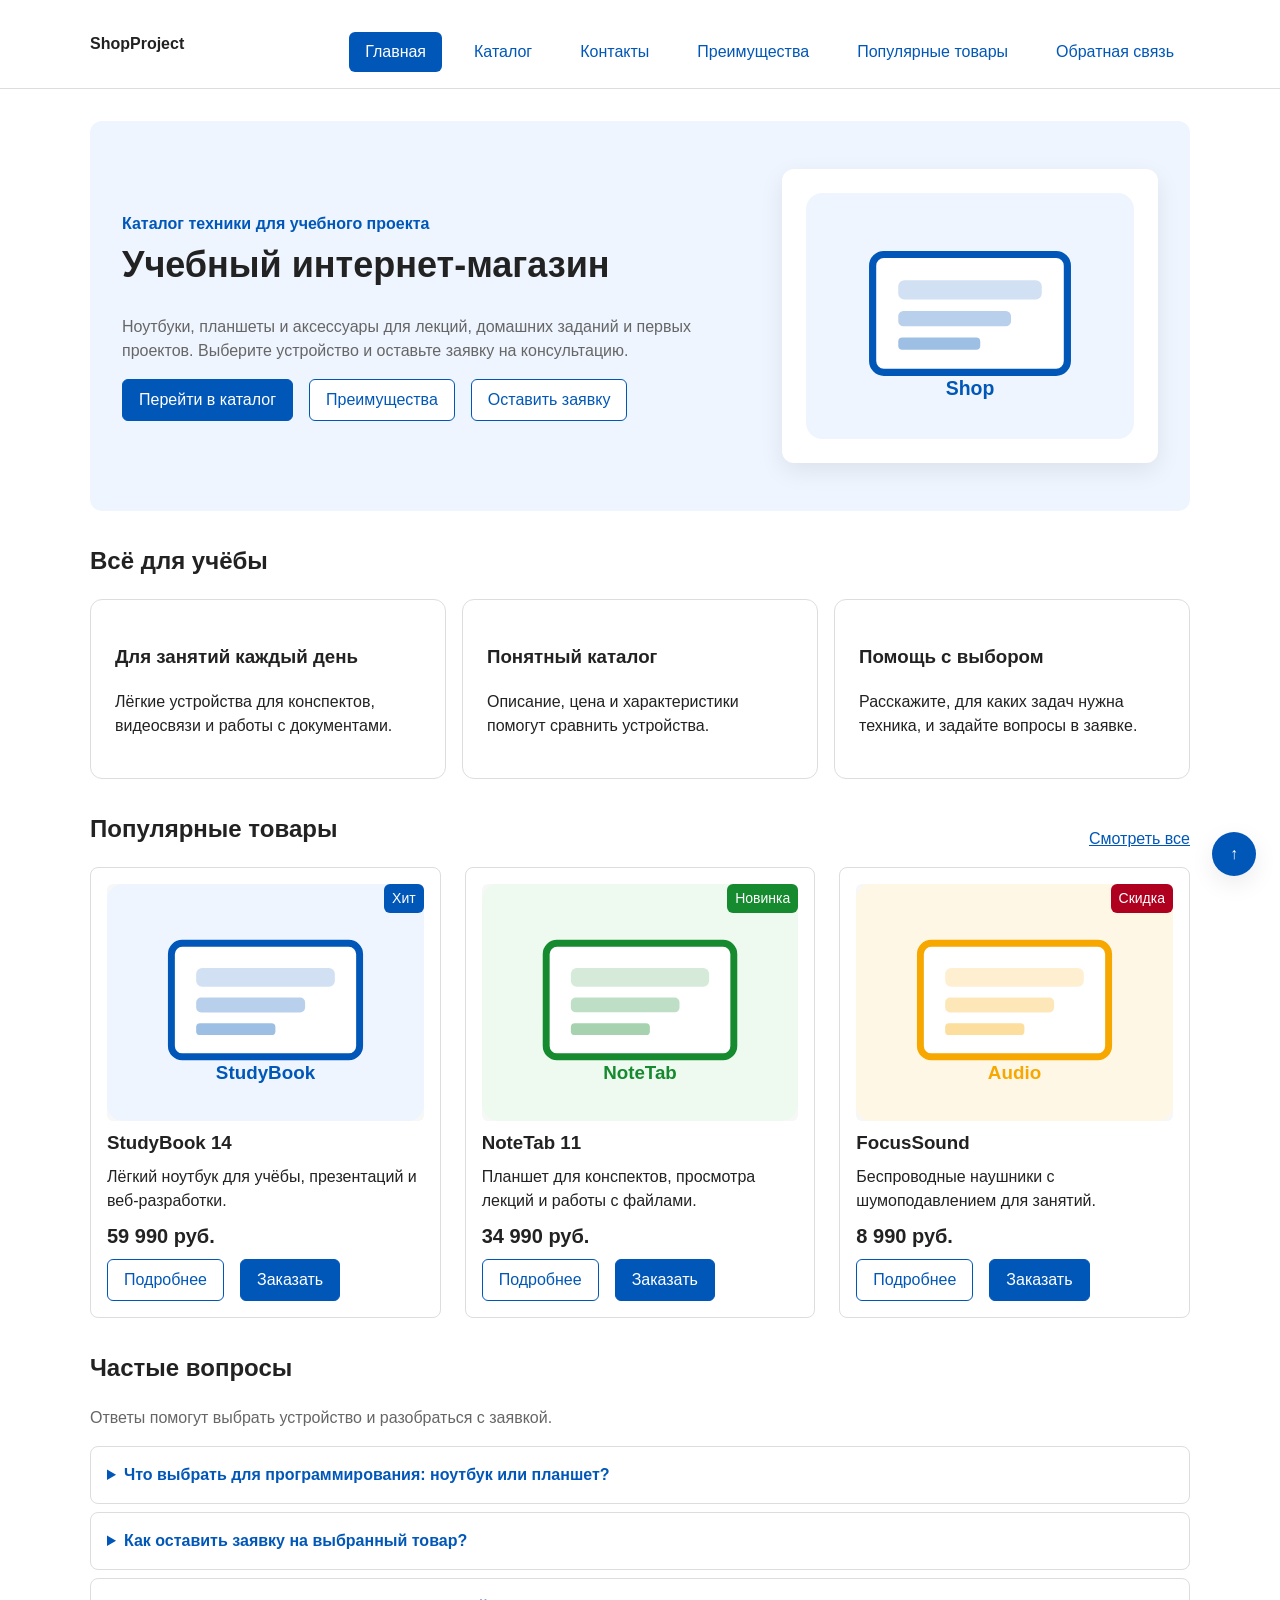
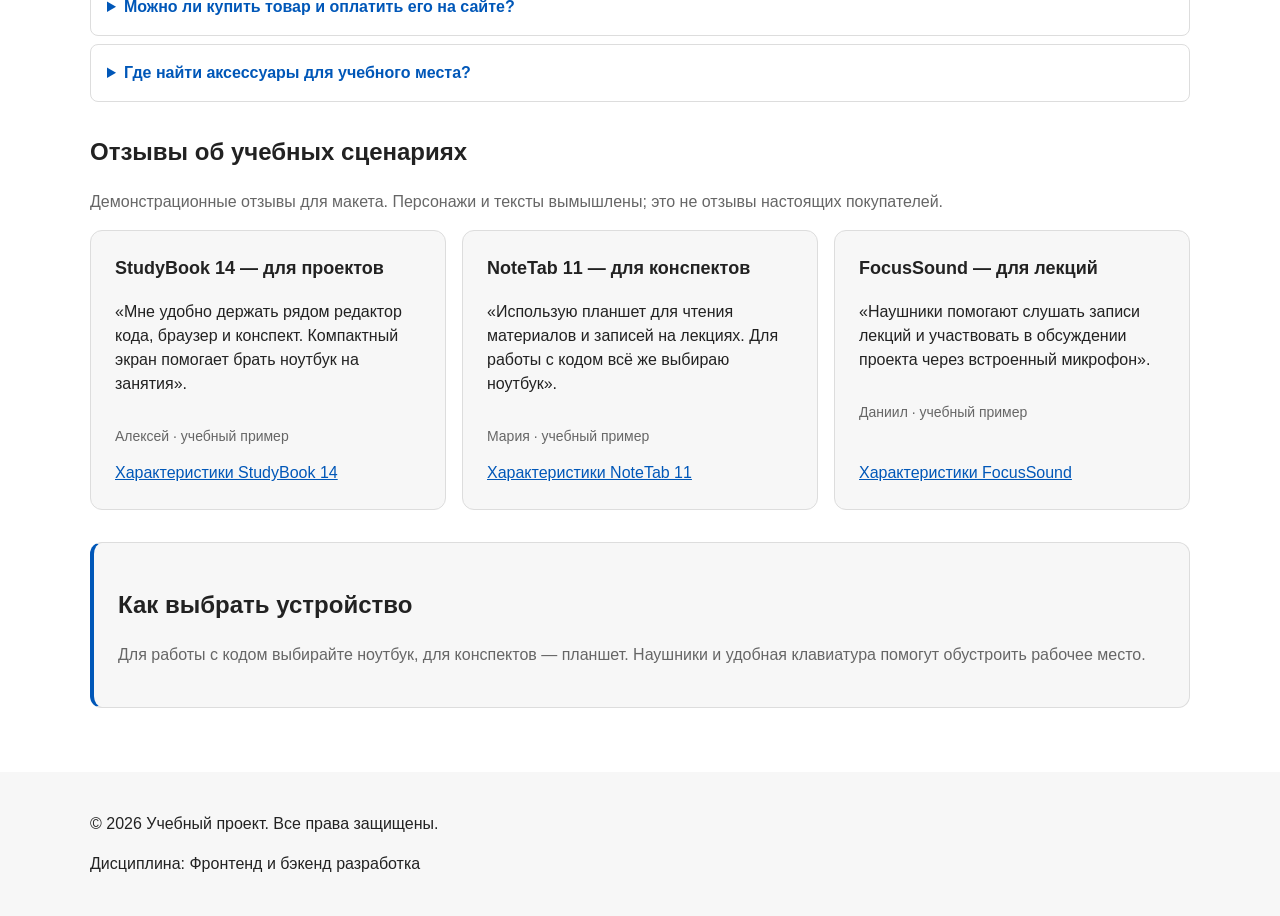
<file: index.html>
<!DOCTYPE html>
<html lang="ru">
<head>
  <meta charset="UTF-8">
  <meta name="viewport" content="width=device-width, initial-scale=1.0">
  <meta name="description" content="Главная страница учебного интернет-магазина с популярными товарами и преимуществами.">
  <title>Учебный интернет-магазин</title>
  <link rel="stylesheet" href="css/style.css">
</head>
<body id="top">
  <header class="site-header">
    <div class="site-header__inner">
      <a class="site-header__logo" href="index.html" title="Перейти на главную страницу">ShopProject</a>

      <nav class="site-nav" aria-label="Основная навигация">
        <ul class="site-nav__list">
          <li class="site-nav__item"><a class="site-nav__link site-nav__link--active" href="index.html" aria-current="page" title="Перейти на главную страницу">Главная</a></li>
          <li class="site-nav__item"><a class="site-nav__link" href="catalog.html" title="Открыть каталог товаров">Каталог</a></li>
          <li class="site-nav__item"><a class="site-nav__link" href="contacts.html" title="Открыть контактную информацию">Контакты</a></li>
          <li class="site-nav__item"><a class="site-nav__link" href="index.html#advantages" title="Перейти к преимуществам магазина">Преимущества</a></li>
          <li class="site-nav__item"><a class="site-nav__link" href="index.html#popular" title="Перейти к популярным товарам">Популярные товары</a></li>
          <li class="site-nav__item"><a class="site-nav__link" href="index.html#contacts" title="Перейти к разделу обратной связи">Обратная связь</a></li>
        </ul>
      </nav>
    </div>
  </header>

  <main>
    <section class="hero">
      <div class="hero__content">
        <p class="hero__eyebrow">Каталог техники для учебного проекта</p>
        <h1 class="hero__title">Учебный интернет-магазин</h1>
        <p class="hero__text">
          Ноутбуки, планшеты и аксессуары для лекций, домашних заданий и первых проектов.
          Выберите устройство и оставьте заявку на консультацию.
        </p>
        <div class="hero__actions">
          <a class="button" href="catalog.html" title="Открыть каталог товаров">Перейти в каталог</a>
          <a class="button button--secondary" href="#advantages" title="Перейти к преимуществам магазина">Преимущества</a>
          <a class="button button--secondary" href="order.html" title="Открыть форму заявки">Оставить заявку</a>
        </div>
      </div>
      <div class="hero__media" aria-hidden="true">
        <img src="images/hero-device.svg" alt="">
      </div>
    </section>

    <section class="section" id="advantages">
      <h2 class="section__title">Всё для учёбы</h2>
      <div class="advantages-grid">
        <article class="advantage-card">
          <h3 class="advantage-card__title">Для занятий каждый день</h3>
          <p class="advantage-card__text">Лёгкие устройства для конспектов, видеосвязи и работы с документами.</p>
        </article>
        <article class="advantage-card">
          <h3 class="advantage-card__title">Понятный каталог</h3>
          <p class="advantage-card__text">Описание, цена и характеристики помогут сравнить устройства.</p>
        </article>
        <article class="advantage-card">
          <h3 class="advantage-card__title">Помощь с выбором</h3>
          <p class="advantage-card__text">Расскажите, для каких задач нужна техника, и задайте вопросы в заявке.</p>
        </article>
      </div>
    </section>

    <section class="section" id="popular">
      <div class="section__header">
        <h2 class="section__title">Популярные товары</h2>
        <a class="section__link" href="catalog.html" title="Открыть каталог товаров">Смотреть все</a>
      </div>

      <div class="products-grid products-grid--preview">
        <article class="product-card product-card--hit">
          <span class="product-card__badge">Хит</span>
          <img class="product-card__image" src="images/product-laptop.svg" alt="Ноутбук StudyBook 14" title="Ноутбук StudyBook 14">
          <h3 class="product-card__title">StudyBook 14</h3>
          <p class="product-card__description">Лёгкий ноутбук для учёбы, презентаций и веб-разработки.</p>
          <p class="product-card__price">59 990 руб.</p>
          <div class="product-card__actions">
            <a class="button button--secondary product-card__button" href="product.html" title="Посмотреть характеристики StudyBook 14">Подробнее</a>
            <button class="button product-card__button" type="button" data-product="StudyBook 14" title="Открыть заявку на StudyBook 14">Заказать</button>
          </div>
        </article>

        <article class="product-card product-card--new">
          <span class="product-card__badge product-card__badge--new">Новинка</span>
          <img class="product-card__image" src="images/product-tablet.svg" alt="Планшет NoteTab 11" title="Планшет NoteTab 11">
          <h3 class="product-card__title">NoteTab 11</h3>
          <p class="product-card__description">Планшет для конспектов, просмотра лекций и работы с файлами.</p>
          <p class="product-card__price">34 990 руб.</p>
          <div class="product-card__actions">
            <a class="button button--secondary product-card__button" href="product-notetab.html" title="Посмотреть характеристики NoteTab 11">Подробнее</a>
            <button class="button product-card__button" type="button" data-product="NoteTab 11" title="Открыть заявку на NoteTab 11">Заказать</button>
          </div>
        </article>

        <article class="product-card product-card--discount">
          <span class="product-card__badge product-card__badge--discount">Скидка</span>
          <img class="product-card__image" src="images/product-headphones.svg" alt="Наушники FocusSound" title="Наушники FocusSound">
          <h3 class="product-card__title">FocusSound</h3>
          <p class="product-card__description">Беспроводные наушники с шумоподавлением для занятий.</p>
          <p class="product-card__price">8 990 руб.</p>
          <div class="product-card__actions">
            <a class="button button--secondary product-card__button" href="product-focussound.html" title="Посмотреть характеристики FocusSound">Подробнее</a>
            <button class="button product-card__button" type="button" data-product="FocusSound" title="Открыть заявку на FocusSound">Заказать</button>
          </div>
        </article>
      </div>
    </section>

    <section class="section faq" id="faq" aria-labelledby="faq-title">
      <h2 class="section__title" id="faq-title">Частые вопросы</h2>
      <p class="section__text">Ответы помогут выбрать устройство и разобраться с заявкой.</p>
      <details class="faq__item">
        <summary class="faq__question">Что выбрать для программирования: ноутбук или планшет?</summary>
        <p class="faq__answer">StudyBook 14 подходит для редактора кода и учебных проектов. NoteTab 11 удобнее для чтения, лекций и рукописных конспектов. Сравните устройства в <a href="catalog.html#comparison">таблице каталога</a>.</p>
      </details>
      <details class="faq__item">
        <summary class="faq__question">Как оставить заявку на выбранный товар?</summary>
        <p class="faq__answer">На главной нажмите «Заказать» в карточке: откроется окно с выбранным товаром. В каталоге эта кнопка ведёт на страницу заявки и автоматически выбирает товар.</p>
      </details>
      <details class="faq__item">
        <summary class="faq__question">Можно ли купить товар и оплатить его на сайте?</summary>
        <p class="faq__answer">Это учебный магазин. Оплаты и настоящих заказов нет: форма проверяет данные и показывает сообщение, но не отправляет заявку на сервер.</p>
      </details>
      <details class="faq__item">
        <summary class="faq__question">Где найти аксессуары для учебного места?</summary>
        <p class="faq__answer">Откройте <a href="category-accessories.html">категорию «Аксессуары»</a>: в ней собраны наушники FocusSound и клавиатура CodeKeys с описаниями и ссылками на характеристики.</p>
      </details>
    </section>

    <section class="section reviews" id="reviews" aria-labelledby="reviews-title">
      <h2 class="section__title" id="reviews-title">Отзывы об учебных сценариях</h2>
      <p class="section__text">Демонстрационные отзывы для макета. Персонажи и тексты вымышлены; это не отзывы настоящих покупателей.</p>
      <div class="reviews__list">
        <article class="review-card">
          <h3 class="review-card__title">StudyBook 14 — для проектов</h3>
          <blockquote class="review-card__quote">«Мне удобно держать рядом редактор кода, браузер и конспект. Компактный экран помогает брать ноутбук на занятия».</blockquote>
          <p class="review-card__author">Алексей · учебный пример</p>
          <a class="review-card__link" href="product.html">Характеристики StudyBook 14</a>
        </article>
        <article class="review-card">
          <h3 class="review-card__title">NoteTab 11 — для конспектов</h3>
          <blockquote class="review-card__quote">«Использую планшет для чтения материалов и записей на лекциях. Для работы с кодом всё же выбираю ноутбук».</blockquote>
          <p class="review-card__author">Мария · учебный пример</p>
          <a class="review-card__link" href="product-notetab.html">Характеристики NoteTab 11</a>
        </article>
        <article class="review-card">
          <h3 class="review-card__title">FocusSound — для лекций</h3>
          <blockquote class="review-card__quote">«Наушники помогают слушать записи лекций и участвовать в обсуждении проекта через встроенный микрофон».</blockquote>
          <p class="review-card__author">Даниил · учебный пример</p>
          <a class="review-card__link" href="product-focussound.html">Характеристики FocusSound</a>
        </article>
      </div>
    </section>

    <aside class="aside-info">
      <h2 class="aside-info__title">Как выбрать устройство</h2>
      <p class="aside-info__text">
        Для работы с кодом выбирайте ноутбук, для конспектов — планшет.
        Наушники и удобная клавиатура помогут обустроить рабочее место.
      </p>
    </aside>

    <p class="success-message" id="success-message" role="status" hidden>
      Данные проверены. Это учебная форма: заявка не отправляется на сервер.
    </p>

    <dialog class="order-dialog" id="order-dialog" aria-labelledby="order-dialog-title">
      <h2 class="order-dialog__title" id="order-dialog-title">Быстрая заявка</h2>

      <form class="order-form" id="order-form" action="#" method="post">
        <div class="order-form__field">
          <label class="order-form__label" for="selected-product">Выбранный товар</label>
          <input class="order-form__input" type="text" id="selected-product" name="product" readonly required>
        </div>

        <div class="order-form__field">
          <label class="order-form__label" for="customer-name">Имя</label>
          <input class="order-form__input" type="text" id="customer-name" name="customer-name" required>
        </div>

        <div class="order-form__field">
          <label class="order-form__label" for="customer-email">E-mail</label>
          <input class="order-form__input" type="email" id="customer-email" name="customer-email" required>
        </div>

        <div class="order-form__field">
          <label class="order-form__label" for="customer-phone">Телефон</label>
          <input class="order-form__input" type="tel" id="customer-phone" name="customer-phone" required>
          <small class="order-form__hint">Например: +7 900 000-00-00</small>
        </div>

        <div class="order-form__field">
          <label class="order-form__label" for="order-topic">Тема заявки</label>
          <select class="order-form__input" id="order-topic" name="order-topic" required>
            <option value="">Выберите тему</option>
            <option value="purchase">Покупка товара</option>
            <option value="consultation">Консультация</option>
            <option value="delivery">Доставка</option>
          </select>
        </div>

        <div class="order-form__field">
          <label class="order-form__label" for="order-comment">Комментарий</label>
          <textarea class="order-form__input" id="order-comment" name="order-comment" rows="4"></textarea>
        </div>

        <div class="order-form__field">
          <label class="order-form__checkbox" for="agreement">
            <input class="order-form__checkbox-control" type="checkbox" id="agreement" name="agreement" required>
            Согласен на обработку данных
          </label>
        </div>

        <div class="order-form__actions">
          <button class="button" id="submit-order" type="submit" disabled title="Проверить данные заявки">Отправить заявку</button>
          <button class="button button--secondary" type="button" id="close-order-dialog" title="Закрыть окно заявки">Закрыть</button>
        </div>
      </form>
    </dialog>
  </main>

  <footer class="site-footer" id="contacts">
    <div class="site-footer__inner">
      <p>&copy; 2026 Учебный проект. Все права защищены.</p>
      <p>Дисциплина: Фронтенд и бэкенд разработка</p>
    </div>
  </footer>

  <a class="back-to-top" href="#top" aria-label="Вернуться наверх" title="Вернуться к началу страницы">↑</a>
  <script src="js/main.js"></script>
</body>
</html>
</file>
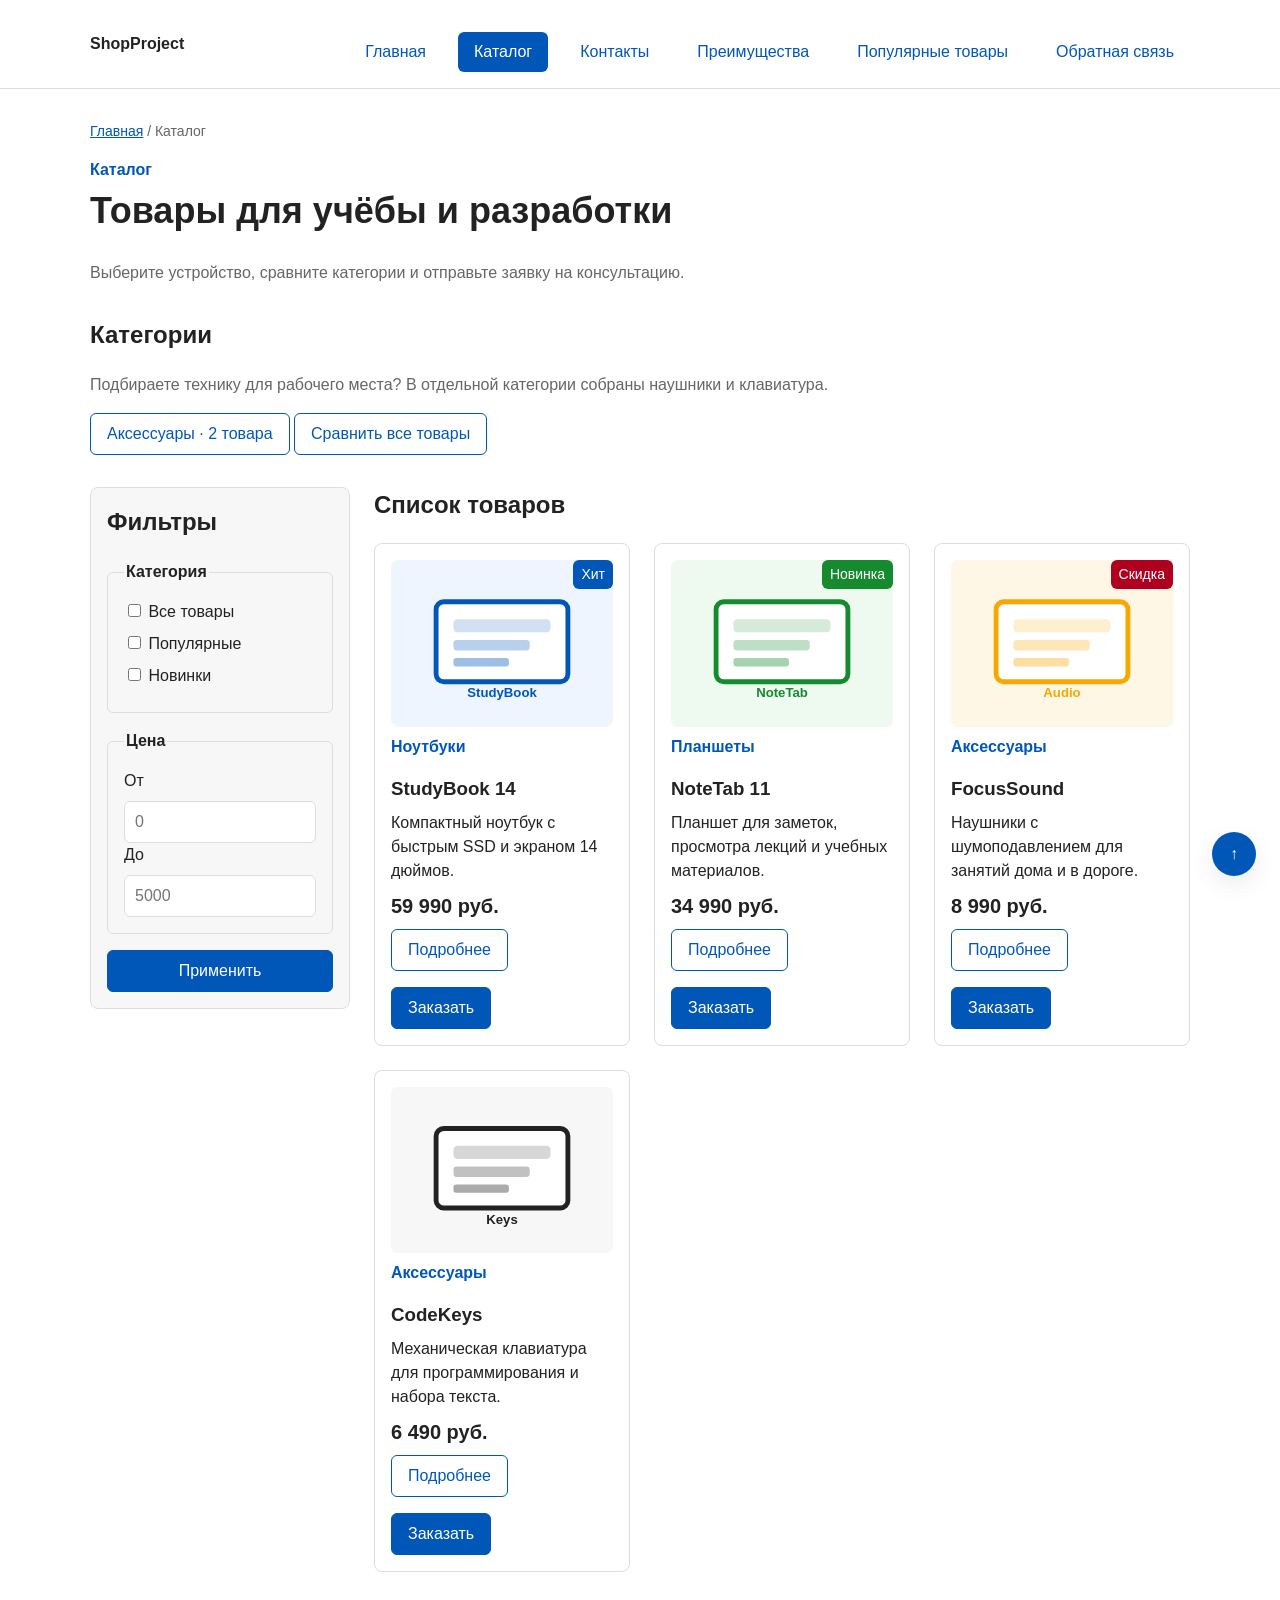
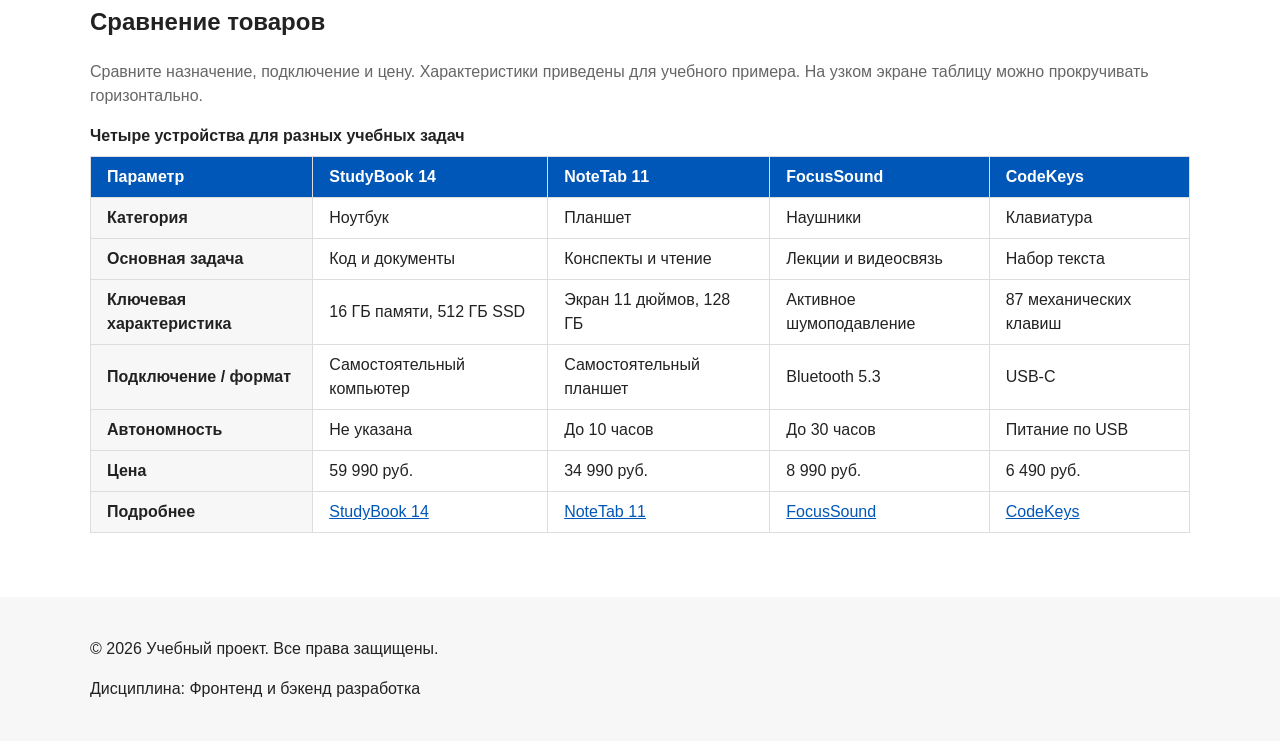
<file: catalog.html>
<!DOCTYPE html>
<html lang="ru">
<head>
  <meta charset="UTF-8">
  <meta name="viewport" content="width=device-width, initial-scale=1.0">
  <meta name="description" content="Каталог товаров учебного интернет-магазина со статическими фильтрами и карточками.">
  <title>Каталог товаров — Учебный интернет-магазин</title>
  <link rel="stylesheet" href="css/style.css">
</head>
<body id="top">
  <header class="site-header">
    <div class="site-header__inner">
      <a class="site-header__logo" href="index.html" title="Перейти на главную страницу">ShopProject</a>

      <nav class="site-nav" aria-label="Основная навигация">
        <ul class="site-nav__list">
          <li class="site-nav__item"><a class="site-nav__link" href="index.html" title="Перейти на главную страницу">Главная</a></li>
          <li class="site-nav__item"><a class="site-nav__link site-nav__link--active" href="catalog.html" aria-current="page" title="Открыть каталог товаров">Каталог</a></li>
          <li class="site-nav__item"><a class="site-nav__link" href="contacts.html" title="Открыть контактную информацию">Контакты</a></li>
          <li class="site-nav__item"><a class="site-nav__link" href="index.html#advantages" title="Перейти к преимуществам магазина">Преимущества</a></li>
          <li class="site-nav__item"><a class="site-nav__link" href="index.html#popular" title="Перейти к популярным товарам">Популярные товары</a></li>
          <li class="site-nav__item"><a class="site-nav__link" href="index.html#contacts" title="Перейти к разделу обратной связи">Обратная связь</a></li>
        </ul>
      </nav>
    </div>
  </header>

  <main>
    <nav class="breadcrumbs" aria-label="Хлебные крошки">
      <a class="breadcrumbs__link" href="index.html" title="Перейти на главную страницу">Главная</a>
      <span class="breadcrumbs__current" aria-current="page">Каталог</span>
    </nav>

    <section class="page-intro">
      <p class="page-intro__eyebrow">Каталог</p>
      <h1 class="page-intro__title">Товары для учёбы и разработки</h1>
      <p class="page-intro__text">Выберите устройство, сравните категории и отправьте заявку на консультацию.</p>
    </section>

    <section class="section" aria-labelledby="categories-title">
      <h2 class="section__title" id="categories-title">Категории</h2>
      <p class="section__text">Подбираете технику для рабочего места? В отдельной категории собраны наушники и клавиатура.</p>
      <a class="button button--secondary" href="category-accessories.html">Аксессуары · 2 товара</a>
      <a class="button button--secondary" href="#comparison">Сравнить все товары</a>
    </section>

    <section class="catalog-layout" aria-label="Каталог товаров">
      <aside class="catalog-filters" aria-label="Фильтры каталога">
        <h2 class="catalog-filters__title">Фильтры</h2>
        <form class="filters-form" action="#" method="get">
          <fieldset class="filters-form__group">
            <legend class="filters-form__legend">Категория</legend>
            <label class="filters-form__label" for="category-all"><input id="category-all" type="checkbox" name="category" value="all"> Все товары</label>
            <label class="filters-form__label" for="category-popular"><input id="category-popular" type="checkbox" name="category" value="popular"> Популярные</label>
            <label class="filters-form__label" for="category-new"><input id="category-new" type="checkbox" name="category" value="new"> Новинки</label>
          </fieldset>
          <fieldset class="filters-form__group">
            <legend class="filters-form__legend">Цена</legend>
            <label class="filters-form__label" for="price-from">От</label>
            <input class="filters-form__input" id="price-from" name="price-from" type="number" min="0" placeholder="0">
            <label class="filters-form__label" for="price-to">До</label>
            <input class="filters-form__input" id="price-to" name="price-to" type="number" min="0" placeholder="5000">
          </fieldset>
          <button class="button" type="submit" title="Отправить параметры фильтров">Применить</button>
        </form>
      </aside>

      <section class="catalog-products">
        <h2 class="catalog-products__title">Список товаров</h2>
        <div class="products-grid">
        <article class="product-card product-card--hit">
          <span class="product-card__badge">Хит</span>
          <img class="product-card__image" src="images/product-laptop.svg" alt="Ноутбук StudyBook 14" title="Ноутбук StudyBook 14">
          <p class="product-card__category">Ноутбуки</p>
          <h3 class="product-card__title">StudyBook 14</h3>
          <p class="product-card__description">Компактный ноутбук с быстрым SSD и экраном 14 дюймов.</p>
          <p class="product-card__price">59 990 руб.</p>
          <div class="product-card__actions">
            <a class="button button--secondary product-card__button" href="product.html" title="Посмотреть характеристики StudyBook 14">Подробнее</a>
            <a class="button product-card__button" href="order.html?product=studybook" title="Оформить заявку на StudyBook 14">Заказать</a>
          </div>
        </article>

        <article class="product-card product-card--new">
          <span class="product-card__badge product-card__badge--new">Новинка</span>
          <img class="product-card__image" src="images/product-tablet.svg" alt="Планшет NoteTab 11" title="Планшет NoteTab 11">
          <p class="product-card__category">Планшеты</p>
          <h3 class="product-card__title">NoteTab 11</h3>
          <p class="product-card__description">Планшет для заметок, просмотра лекций и учебных материалов.</p>
          <p class="product-card__price">34 990 руб.</p>
          <div class="product-card__actions">
            <a class="button button--secondary product-card__button" href="product-notetab.html" title="Посмотреть характеристики NoteTab 11">Подробнее</a>
            <a class="button product-card__button" href="order.html?product=notetab" title="Оформить заявку на NoteTab 11">Заказать</a>
          </div>
        </article>

        <article class="product-card product-card--discount">
          <span class="product-card__badge product-card__badge--discount">Скидка</span>
          <img class="product-card__image" src="images/product-headphones.svg" alt="Наушники FocusSound" title="Наушники FocusSound">
          <p class="product-card__category">Аксессуары</p>
          <h3 class="product-card__title">FocusSound</h3>
          <p class="product-card__description">Наушники с шумоподавлением для занятий дома и в дороге.</p>
          <p class="product-card__price">8 990 руб.</p>
          <div class="product-card__actions">
            <a class="button button--secondary product-card__button" href="product-focussound.html" title="Посмотреть характеристики FocusSound">Подробнее</a>
            <a class="button product-card__button" href="order.html?product=focussound" title="Оформить заявку на FocusSound">Заказать</a>
          </div>
        </article>

        <article class="product-card">
          <img class="product-card__image" src="images/product-keyboard.svg" alt="Клавиатура CodeKeys" title="Клавиатура CodeKeys">
          <p class="product-card__category">Аксессуары</p>
          <h3 class="product-card__title">CodeKeys</h3>
          <p class="product-card__description">Механическая клавиатура для программирования и набора текста.</p>
          <p class="product-card__price">6 490 руб.</p>
          <div class="product-card__actions">
            <a class="button button--secondary product-card__button" href="product-codekeys.html" title="Посмотреть характеристики CodeKeys">Подробнее</a>
            <a class="button product-card__button" href="order.html?product=codekeys" title="Оформить заявку на CodeKeys">Заказать</a>
          </div>
        </article>
        </div>
      </section>
    </section>
    <section class="section comparison" id="comparison" aria-labelledby="comparison-title">
      <h2 class="section__title" id="comparison-title">Сравнение товаров</h2>
      <p class="section__text" id="comparison-help">Сравните назначение, подключение и цену. Характеристики приведены для учебного примера. На узком экране таблицу можно прокручивать горизонтально.</p>
      <div class="table-wrap" tabindex="0" role="region" aria-label="Таблица сравнения товаров" aria-describedby="comparison-help">
        <table class="spec-table comparison__table">
          <caption class="spec-table__caption">Четыре устройства для разных учебных задач</caption>
          <thead><tr>
            <th class="spec-table__cell spec-table__cell--head" scope="col">Параметр</th>
            <th class="spec-table__cell spec-table__cell--head" scope="col">StudyBook 14</th>
            <th class="spec-table__cell spec-table__cell--head" scope="col">NoteTab 11</th>
            <th class="spec-table__cell spec-table__cell--head" scope="col">FocusSound</th>
            <th class="spec-table__cell spec-table__cell--head" scope="col">CodeKeys</th>
          </tr></thead>
          <tbody>
            <tr><th class="spec-table__cell spec-table__cell--label" scope="row">Категория</th><td class="spec-table__cell">Ноутбук</td><td class="spec-table__cell">Планшет</td><td class="spec-table__cell">Наушники</td><td class="spec-table__cell">Клавиатура</td></tr>
            <tr><th class="spec-table__cell spec-table__cell--label" scope="row">Основная задача</th><td class="spec-table__cell">Код и документы</td><td class="spec-table__cell">Конспекты и чтение</td><td class="spec-table__cell">Лекции и видеосвязь</td><td class="spec-table__cell">Набор текста</td></tr>
            <tr><th class="spec-table__cell spec-table__cell--label" scope="row">Ключевая характеристика</th><td class="spec-table__cell">16 ГБ памяти, 512 ГБ SSD</td><td class="spec-table__cell">Экран 11 дюймов, 128 ГБ</td><td class="spec-table__cell">Активное шумоподавление</td><td class="spec-table__cell">87 механических клавиш</td></tr>
            <tr><th class="spec-table__cell spec-table__cell--label" scope="row">Подключение / формат</th><td class="spec-table__cell">Самостоятельный компьютер</td><td class="spec-table__cell">Самостоятельный планшет</td><td class="spec-table__cell">Bluetooth 5.3</td><td class="spec-table__cell">USB-C</td></tr>
            <tr><th class="spec-table__cell spec-table__cell--label" scope="row">Автономность</th><td class="spec-table__cell">Не указана</td><td class="spec-table__cell">До 10 часов</td><td class="spec-table__cell">До 30 часов</td><td class="spec-table__cell">Питание по USB</td></tr>
            <tr><th class="spec-table__cell spec-table__cell--label" scope="row">Цена</th><td class="spec-table__cell">59 990 руб.</td><td class="spec-table__cell">34 990 руб.</td><td class="spec-table__cell">8 990 руб.</td><td class="spec-table__cell">6 490 руб.</td></tr>
            <tr><th class="spec-table__cell spec-table__cell--label" scope="row">Подробнее</th><td class="spec-table__cell"><a href="product.html">StudyBook 14</a></td><td class="spec-table__cell"><a href="product-notetab.html">NoteTab 11</a></td><td class="spec-table__cell"><a href="product-focussound.html">FocusSound</a></td><td class="spec-table__cell"><a href="product-codekeys.html">CodeKeys</a></td></tr>
          </tbody>
        </table>
      </div>
    </section>
  </main>

  <footer class="site-footer" id="contacts">
    <div class="site-footer__inner">
      <p>&copy; 2026 Учебный проект. Все права защищены.</p>
      <p>Дисциплина: Фронтенд и бэкенд разработка</p>
    </div>
  </footer>

  <a class="back-to-top" href="#top" aria-label="Вернуться наверх" title="Вернуться к началу страницы">↑</a>
  <script src="js/main.js"></script>
</body>
</html>
</file>
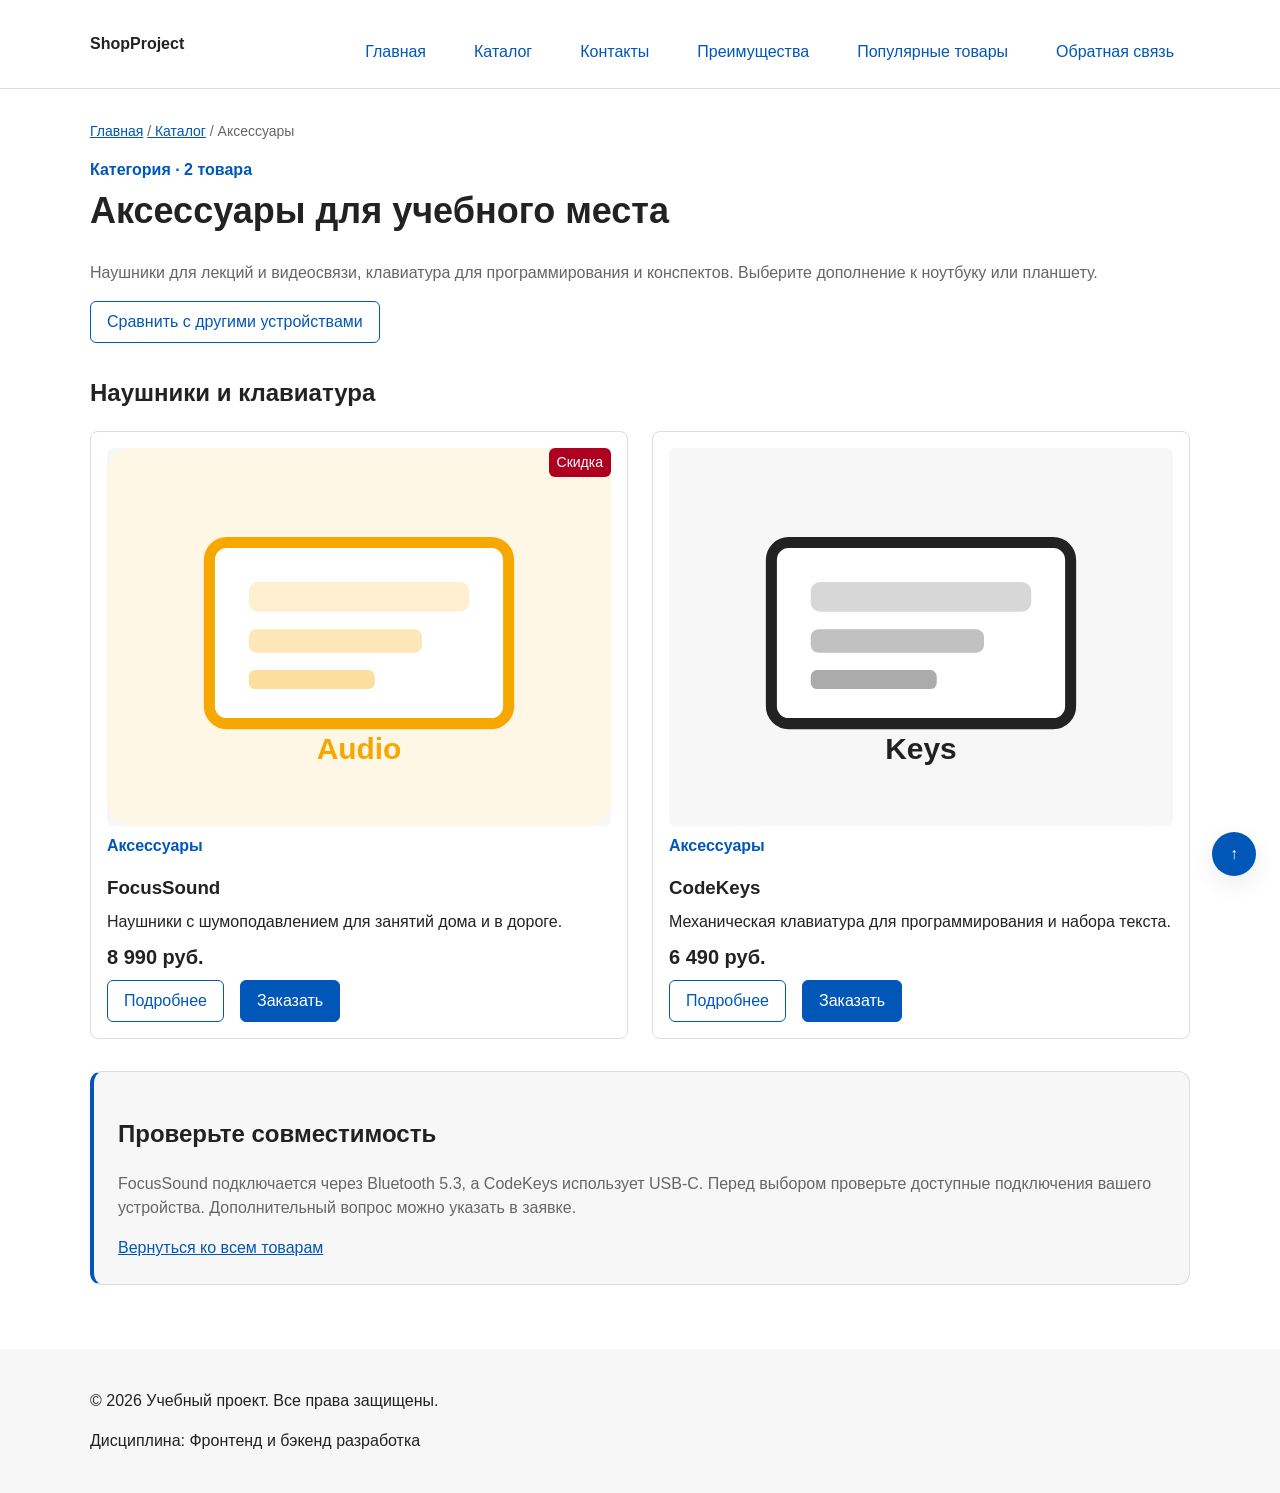
<file: category-accessories.html>
<!DOCTYPE html>
<html lang="ru">
<head>
  <meta charset="UTF-8">
  <meta name="viewport" content="width=device-width, initial-scale=1.0">
  <meta name="description" content="Наушники и клавиатура для учебного места: категория аксессуаров учебного магазина.">
  <title>Аксессуары — Учебный интернет-магазин</title>
  <link rel="stylesheet" href="css/style.css">
</head>
<body id="top">
  <header class="site-header">
    <div class="site-header__inner">
      <a class="site-header__logo" href="index.html" title="Перейти на главную страницу">ShopProject</a>

      <nav class="site-nav" aria-label="Основная навигация">
        <ul class="site-nav__list">
          <li class="site-nav__item"><a class="site-nav__link" href="index.html" title="Перейти на главную страницу">Главная</a></li>
          <li class="site-nav__item"><a class="site-nav__link" href="catalog.html" title="Открыть каталог товаров">Каталог</a></li>
          <li class="site-nav__item"><a class="site-nav__link" href="contacts.html" title="Открыть контактную информацию">Контакты</a></li>
          <li class="site-nav__item"><a class="site-nav__link" href="index.html#advantages" title="Перейти к преимуществам магазина">Преимущества</a></li>
          <li class="site-nav__item"><a class="site-nav__link" href="index.html#popular" title="Перейти к популярным товарам">Популярные товары</a></li>
          <li class="site-nav__item"><a class="site-nav__link" href="index.html#contacts" title="Перейти к разделу обратной связи">Обратная связь</a></li>
        </ul>
      </nav>
    </div>
  </header>

  <main>
    <nav class="breadcrumbs" aria-label="Хлебные крошки">
      <a class="breadcrumbs__link" href="index.html">Главная</a>
      <a class="breadcrumbs__link" href="catalog.html">Каталог</a>
      <span class="breadcrumbs__current" aria-current="page">Аксессуары</span>
    </nav>
    <section class="page-intro">
      <p class="page-intro__eyebrow">Категория · 2 товара</p>
      <h1 class="page-intro__title">Аксессуары для учебного места</h1>
      <p class="page-intro__text">Наушники для лекций и видеосвязи, клавиатура для программирования и конспектов. Выберите дополнение к ноутбуку или планшету.</p>
      <a class="button button--secondary" href="catalog.html#comparison">Сравнить с другими устройствами</a>
    </section>
    <section class="section" aria-labelledby="accessories-title">
      <h2 class="section__title" id="accessories-title">Наушники и клавиатура</h2>
      <div class="products-grid products-grid--category">
        <article class="product-card product-card--discount">
          <span class="product-card__badge product-card__badge--discount">Скидка</span>
          <img class="product-card__image" src="images/product-headphones.svg" alt="Наушники FocusSound" title="Наушники FocusSound">
          <p class="product-card__category">Аксессуары</p>
          <h3 class="product-card__title">FocusSound</h3>
          <p class="product-card__description">Наушники с шумоподавлением для занятий дома и в дороге.</p>
          <p class="product-card__price">8 990 руб.</p>
          <div class="product-card__actions">
            <a class="button button--secondary product-card__button" href="product-focussound.html" title="Посмотреть характеристики FocusSound">Подробнее</a>
            <a class="button product-card__button" href="order.html?product=focussound" title="Оформить заявку на FocusSound">Заказать</a>
          </div>
        </article>

        <article class="product-card">
          <img class="product-card__image" src="images/product-keyboard.svg" alt="Клавиатура CodeKeys" title="Клавиатура CodeKeys">
          <p class="product-card__category">Аксессуары</p>
          <h3 class="product-card__title">CodeKeys</h3>
          <p class="product-card__description">Механическая клавиатура для программирования и набора текста.</p>
          <p class="product-card__price">6 490 руб.</p>
          <div class="product-card__actions">
            <a class="button button--secondary product-card__button" href="product-codekeys.html" title="Посмотреть характеристики CodeKeys">Подробнее</a>
            <a class="button product-card__button" href="order.html?product=codekeys" title="Оформить заявку на CodeKeys">Заказать</a>
          </div>
        </article>
      </div>
    </section>
    <aside class="aside-info">
      <h2 class="aside-info__title">Проверьте совместимость</h2>
      <p class="aside-info__text">FocusSound подключается через Bluetooth 5.3, а CodeKeys использует USB-C. Перед выбором проверьте доступные подключения вашего устройства. Дополнительный вопрос можно указать в заявке.</p>
      <a href="catalog.html">Вернуться ко всем товарам</a>
    </aside>
  </main>

  <footer class="site-footer" id="contacts">
    <div class="site-footer__inner">
      <p>&copy; 2026 Учебный проект. Все права защищены.</p>
      <p>Дисциплина: Фронтенд и бэкенд разработка</p>
    </div>
  </footer>

  <a class="back-to-top" href="#top" aria-label="Вернуться наверх" title="Вернуться к началу страницы">↑</a>
  <script src="js/main.js"></script>
</body>
</html>
</file>
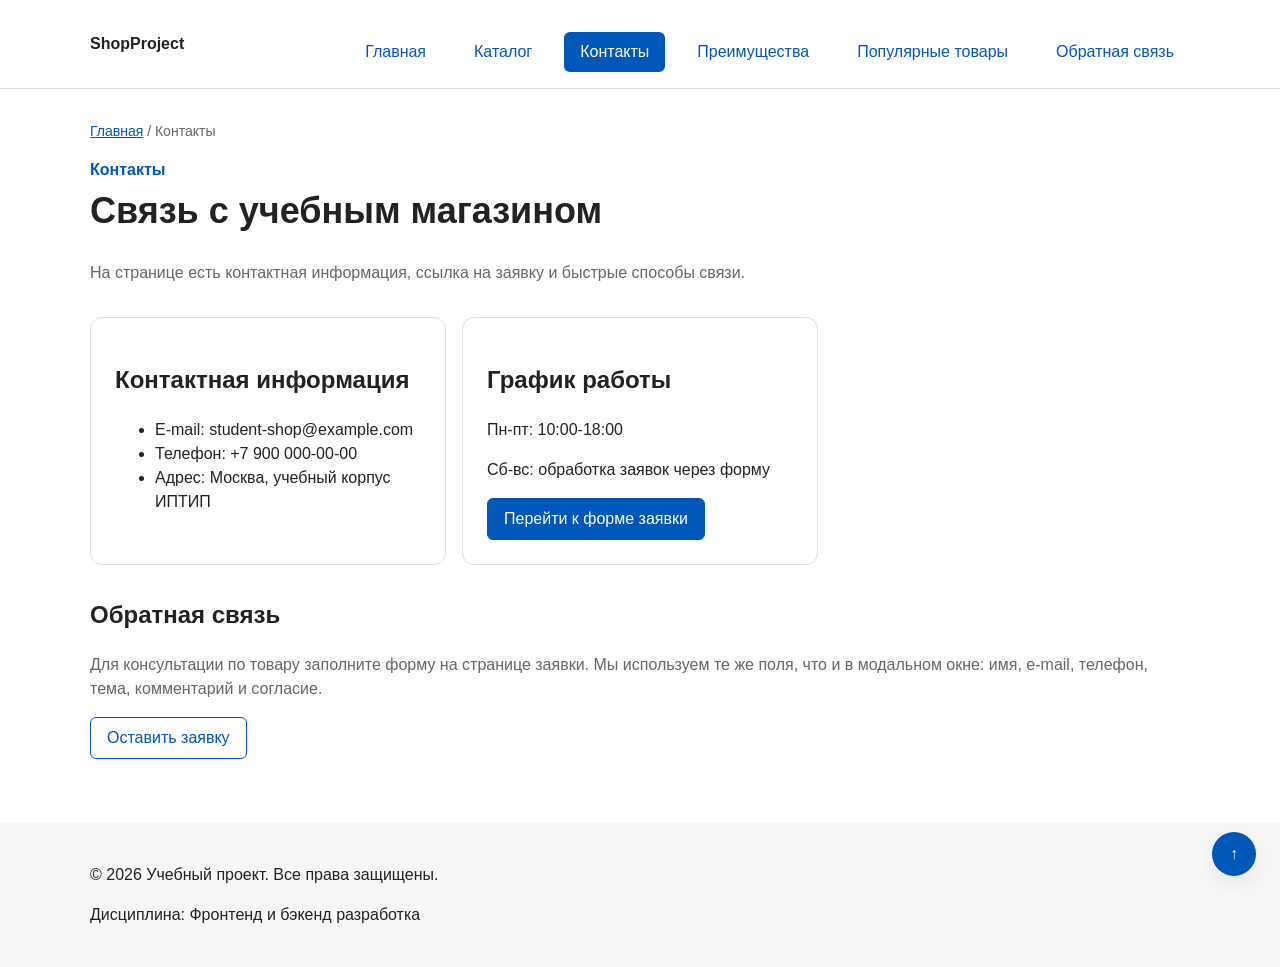
<file: contacts.html>
<!DOCTYPE html>
<html lang="ru">
<head>
  <meta charset="UTF-8">
  <meta name="viewport" content="width=device-width, initial-scale=1.0">
  <meta name="description" content="Контактная информация учебного интернет-магазина и ссылка на форму заявки.">
  <title>Контакты — Учебный интернет-магазин</title>
  <link rel="stylesheet" href="css/style.css">
</head>
<body id="top">
  <header class="site-header">
    <div class="site-header__inner">
      <a class="site-header__logo" href="index.html" title="Перейти на главную страницу">ShopProject</a>

      <nav class="site-nav" aria-label="Основная навигация">
        <ul class="site-nav__list">
          <li class="site-nav__item"><a class="site-nav__link" href="index.html" title="Перейти на главную страницу">Главная</a></li>
          <li class="site-nav__item"><a class="site-nav__link" href="catalog.html" title="Открыть каталог товаров">Каталог</a></li>
          <li class="site-nav__item"><a class="site-nav__link site-nav__link--active" href="contacts.html" aria-current="page" title="Открыть контактную информацию">Контакты</a></li>
          <li class="site-nav__item"><a class="site-nav__link" href="index.html#advantages" title="Перейти к преимуществам магазина">Преимущества</a></li>
          <li class="site-nav__item"><a class="site-nav__link" href="index.html#popular" title="Перейти к популярным товарам">Популярные товары</a></li>
          <li class="site-nav__item"><a class="site-nav__link" href="index.html#contacts" title="Перейти к разделу обратной связи">Обратная связь</a></li>
        </ul>
      </nav>
    </div>
  </header>

  <main>
    <nav class="breadcrumbs" aria-label="Хлебные крошки">
      <a class="breadcrumbs__link" href="index.html" title="Перейти на главную страницу">Главная</a>
      <span class="breadcrumbs__current" aria-current="page">Контакты</span>
    </nav>

    <section class="page-intro">
      <p class="page-intro__eyebrow">Контакты</p>
      <h1 class="page-intro__title">Связь с учебным магазином</h1>
      <p class="page-intro__text">На странице есть контактная информация, ссылка на заявку и быстрые способы связи.</p>
    </section>

    <section class="contacts-grid">
      <article class="contact-card">
        <h2 class="contact-card__title">Контактная информация</h2>
        <ul class="contact-card__text">
          <li>E-mail: student-shop@example.com</li>
          <li>Телефон: +7 900 000-00-00</li>
          <li>Адрес: Москва, учебный корпус ИПТИП</li>
        </ul>
      </article>

      <article class="contact-card">
        <h2 class="contact-card__title">График работы</h2>
        <p class="contact-card__text">Пн-пт: 10:00-18:00</p>
        <p class="contact-card__text">Сб-вс: обработка заявок через форму</p>
        <a class="button" href="order.html" title="Открыть форму заявки">Перейти к форме заявки</a>
      </article>
    </section>

    <section class="section" id="feedback">
      <h2 class="section__title">Обратная связь</h2>
      <p class="section__text">Для консультации по товару заполните форму на странице заявки. Мы используем те же поля, что и в модальном окне: имя, e-mail, телефон, тема, комментарий и согласие.</p>
      <a class="button button--secondary" href="order.html" title="Открыть форму заявки">Оставить заявку</a>
    </section>
  </main>

  <footer class="site-footer" id="contacts">
    <div class="site-footer__inner">
      <p>&copy; 2026 Учебный проект. Все права защищены.</p>
      <p>Дисциплина: Фронтенд и бэкенд разработка</p>
    </div>
  </footer>

  <a class="back-to-top" href="#top" aria-label="Вернуться наверх" title="Вернуться к началу страницы">↑</a>
  <script src="js/main.js"></script>
</body>
</html>
</file>
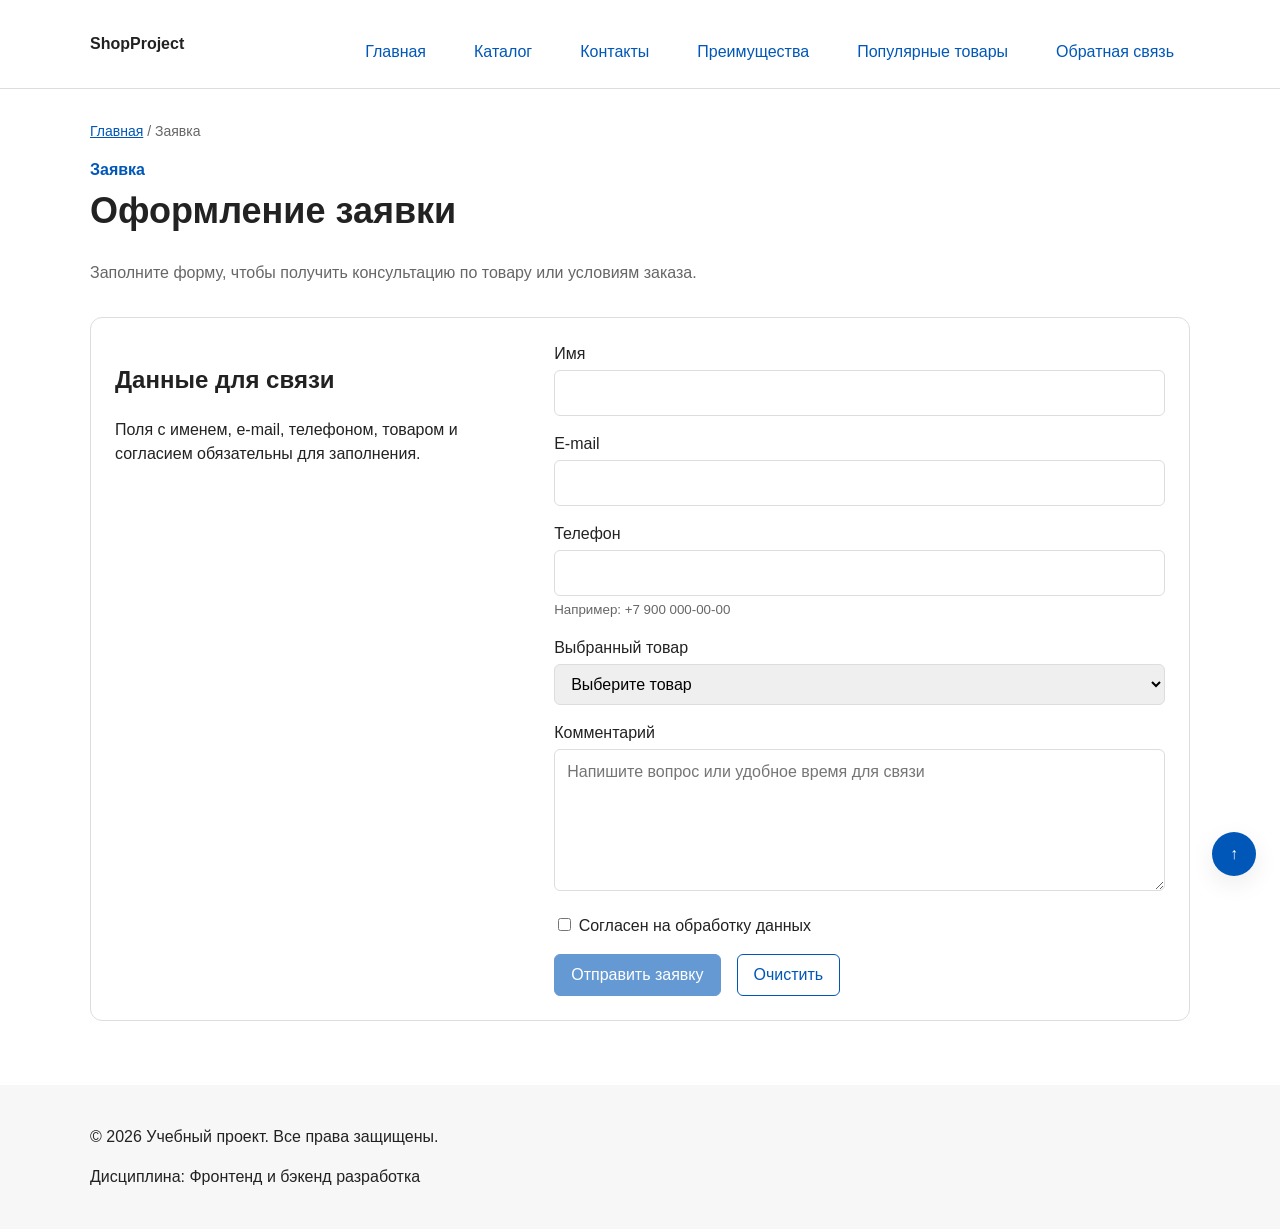
<file: order.html>
<!DOCTYPE html>
<html lang="ru">
<head>
  <meta charset="UTF-8">
  <meta name="viewport" content="width=device-width, initial-scale=1.0">
  <meta name="description" content="Страница оформления заявки учебного интернет-магазина.">
  <title>Оформление заявки</title>
  <link rel="stylesheet" href="css/style.css">
</head>
<body id="top">
  <header class="site-header">
    <div class="site-header__inner">
      <a class="site-header__logo" href="index.html" title="Перейти на главную страницу">ShopProject</a>

      <nav class="site-nav" aria-label="Основная навигация">
        <ul class="site-nav__list">
          <li class="site-nav__item"><a class="site-nav__link" href="index.html" title="Перейти на главную страницу">Главная</a></li>
          <li class="site-nav__item"><a class="site-nav__link" href="catalog.html" title="Открыть каталог товаров">Каталог</a></li>
          <li class="site-nav__item"><a class="site-nav__link" href="contacts.html" title="Открыть контактную информацию">Контакты</a></li>
          <li class="site-nav__item"><a class="site-nav__link" href="index.html#advantages" title="Перейти к преимуществам магазина">Преимущества</a></li>
          <li class="site-nav__item"><a class="site-nav__link" href="index.html#popular" title="Перейти к популярным товарам">Популярные товары</a></li>
          <li class="site-nav__item"><a class="site-nav__link" href="index.html#contacts" title="Перейти к разделу обратной связи">Обратная связь</a></li>
        </ul>
      </nav>
    </div>
  </header>

  <main>
    <nav class="breadcrumbs" aria-label="Хлебные крошки">
      <a class="breadcrumbs__link" href="index.html" title="Перейти на главную страницу">Главная</a>
      <span class="breadcrumbs__current" aria-current="page">Заявка</span>
    </nav>

    <section class="page-intro">
      <p class="page-intro__eyebrow">Заявка</p>
      <h1 class="page-intro__title">Оформление заявки</h1>
      <p class="page-intro__text">Заполните форму, чтобы получить консультацию по товару или условиям заказа.</p>
    </section>

    <section class="form-section">
      <div class="form-section__content">
        <h2 class="form-section__title">Данные для связи</h2>
        <p class="form-section__text">Поля с именем, e-mail, телефоном, товаром и согласием обязательны для заполнения.</p>
      </div>
      <form class="order-form order-form--page" id="order-form" action="#" method="post">
        <div class="order-form__field">
          <label class="order-form__label" for="customer-name">Имя</label>
          <input class="order-form__input" type="text" id="customer-name" name="customer-name" required>
        </div>

        <div class="order-form__field">
          <label class="order-form__label" for="customer-email">E-mail</label>
          <input class="order-form__input" type="email" id="customer-email" name="customer-email" required>
        </div>

        <div class="order-form__field">
          <label class="order-form__label" for="customer-phone">Телефон</label>
          <input class="order-form__input" type="tel" id="customer-phone" name="customer-phone" required>
          <small class="order-form__hint">Например: +7 900 000-00-00</small>
        </div>

        <div class="order-form__field">
          <label class="order-form__label" for="order-topic">Выбранный товар</label>
          <select class="order-form__input" id="order-topic" name="order-topic" required>
            <option value="">Выберите товар</option>
            <option value="studybook">StudyBook 14</option>
            <option value="notetab">NoteTab 11</option>
            <option value="focussound">FocusSound</option>
            <option value="codekeys">CodeKeys</option>
          </select>
        </div>

        <div class="order-form__field">
          <label class="order-form__label" for="order-comment">Комментарий</label>
          <textarea class="order-form__input" id="order-comment" name="order-comment" rows="5" placeholder="Напишите вопрос или удобное время для связи"></textarea>
        </div>

        <div class="order-form__field">
          <label class="order-form__checkbox" for="agreement">
            <input class="order-form__checkbox-control" type="checkbox" id="agreement" name="agreement" required>
            Согласен на обработку данных
          </label>
        </div>

        <div class="order-form__actions">
          <button class="button" id="submit-order" type="submit" disabled title="Проверить данные заявки">Отправить заявку</button>
          <button class="button button--secondary" type="reset" title="Очистить поля формы">Очистить</button>
        </div>
      </form>
      <p class="success-message" id="success-message" role="status" hidden>Данные проверены. Это учебная форма: заявка не отправляется на сервер.</p>
    </section>
  </main>

  <footer class="site-footer" id="contacts">
    <div class="site-footer__inner">
      <p>&copy; 2026 Учебный проект. Все права защищены.</p>
      <p>Дисциплина: Фронтенд и бэкенд разработка</p>
    </div>
  </footer>

  <a class="back-to-top" href="#top" aria-label="Вернуться наверх" title="Вернуться к началу страницы">↑</a>
  <script src="js/main.js"></script>
</body>
</html>
</file>
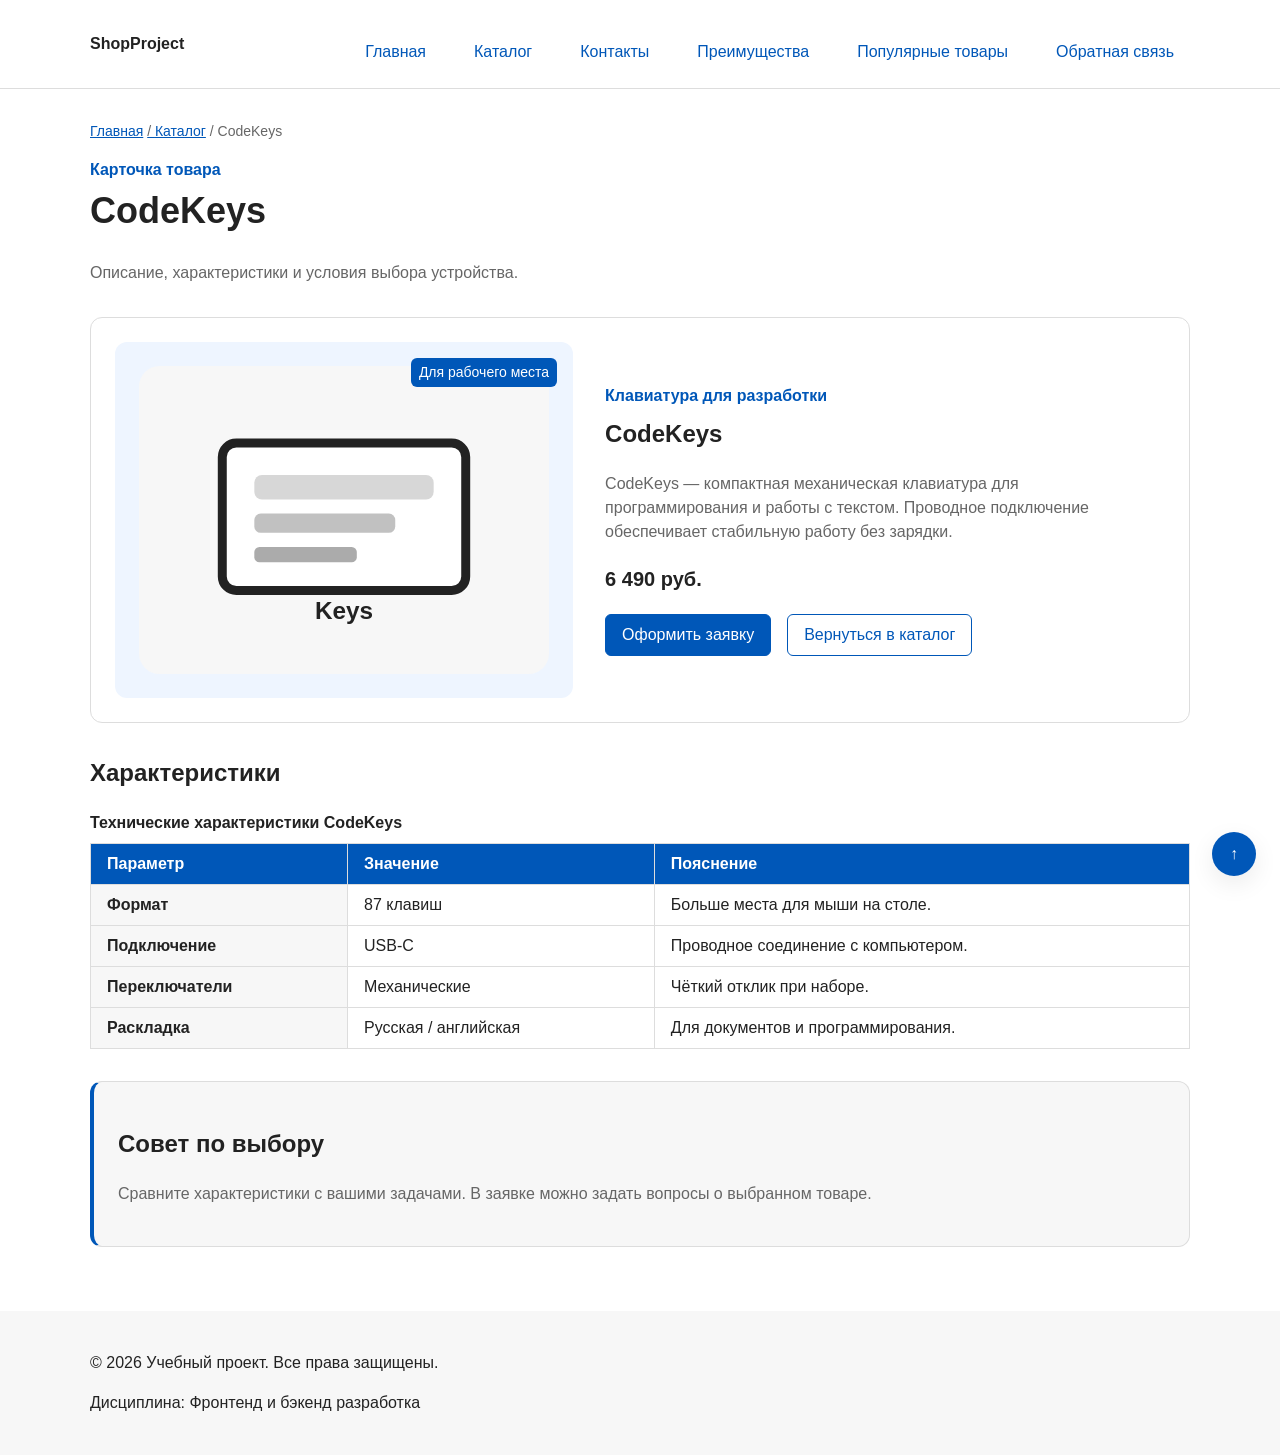
<file: product-codekeys.html>
<!DOCTYPE html>
<html lang="ru">
<head>
  <meta charset="UTF-8">
  <meta name="viewport" content="width=device-width, initial-scale=1.0">
  <meta name="description" content="Карточка товара CodeKeys с описанием, ценой и таблицей характеристик.">
  <title>CodeKeys — карточка товара</title>
  <link rel="stylesheet" href="css/style.css">
</head>
<body id="top">
  <header class="site-header">
    <div class="site-header__inner">
      <a class="site-header__logo" href="index.html" title="Перейти на главную страницу">ShopProject</a>

      <nav class="site-nav" aria-label="Основная навигация">
        <ul class="site-nav__list">
          <li class="site-nav__item"><a class="site-nav__link" href="index.html" title="Перейти на главную страницу">Главная</a></li>
          <li class="site-nav__item"><a class="site-nav__link" href="catalog.html" title="Открыть каталог товаров">Каталог</a></li>
          <li class="site-nav__item"><a class="site-nav__link" href="contacts.html" title="Открыть контактную информацию">Контакты</a></li>
          <li class="site-nav__item"><a class="site-nav__link" href="index.html#advantages" title="Перейти к преимуществам магазина">Преимущества</a></li>
          <li class="site-nav__item"><a class="site-nav__link" href="index.html#popular" title="Перейти к популярным товарам">Популярные товары</a></li>
          <li class="site-nav__item"><a class="site-nav__link" href="index.html#contacts" title="Перейти к разделу обратной связи">Обратная связь</a></li>
        </ul>
      </nav>
    </div>
  </header>

  <main>
    <nav class="breadcrumbs" aria-label="Хлебные крошки">
      <a class="breadcrumbs__link" href="index.html" title="Перейти на главную страницу">Главная</a>
      <a class="breadcrumbs__link" href="catalog.html" title="Открыть каталог товаров">Каталог</a>
      <span class="breadcrumbs__current" aria-current="page">CodeKeys</span>
    </nav>

    <section class="page-intro">
      <p class="page-intro__eyebrow">Карточка товара</p>
      <h1 class="page-intro__title">CodeKeys</h1>
      <p class="page-intro__text">Описание, характеристики и условия выбора устройства.</p>
    </section>

    <section class="product-detail">
      <div class="product-detail__media">
        <span class="product-detail__badge">Для рабочего места</span>
        <img class="product-detail__image" src="images/product-keyboard.svg" alt="Клавиатура CodeKeys" title="Клавиатура CodeKeys">
      </div>

      <div class="product-detail__content">
        <p class="product-detail__category">Клавиатура для разработки</p>
        <h2 class="product-detail__title">CodeKeys</h2>
        <p class="product-detail__text">CodeKeys — компактная механическая клавиатура для программирования и работы с текстом. Проводное подключение обеспечивает стабильную работу без зарядки.</p>
        <p class="product-detail__price">6 490 руб.</p>
        <div class="product-detail__actions">
          <a class="button" href="order.html?product=codekeys" title="Оформить заявку на CodeKeys">Оформить заявку</a>
          <a class="button button--secondary" href="catalog.html" title="Открыть каталог товаров">Вернуться в каталог</a>
        </div>
      </div>
    </section>

    <section class="section">
      <h2 class="section__title">Характеристики</h2>
      <div class="table-wrap">
        <table class="spec-table">
          <caption class="spec-table__caption">Технические характеристики CodeKeys</caption>
          <thead>
            <tr>
              <th class="spec-table__cell spec-table__cell--head" scope="col">Параметр</th>
              <th class="spec-table__cell spec-table__cell--head" scope="col">Значение</th>
              <th class="spec-table__cell spec-table__cell--head" scope="col">Пояснение</th>
            </tr>
          </thead>
          <tbody>
            <tr><th class="spec-table__cell spec-table__cell--label" scope="row">Формат</th><td class="spec-table__cell">87 клавиш</td><td class="spec-table__cell">Больше места для мыши на столе.</td></tr>
            <tr><th class="spec-table__cell spec-table__cell--label" scope="row">Подключение</th><td class="spec-table__cell">USB-C</td><td class="spec-table__cell">Проводное соединение с компьютером.</td></tr>
            <tr><th class="spec-table__cell spec-table__cell--label" scope="row">Переключатели</th><td class="spec-table__cell">Механические</td><td class="spec-table__cell">Чёткий отклик при наборе.</td></tr>
            <tr><th class="spec-table__cell spec-table__cell--label" scope="row">Раскладка</th><td class="spec-table__cell">Русская / английская</td><td class="spec-table__cell">Для документов и программирования.</td></tr>
          </tbody>
        </table>
      </div>
    </section>

    <aside class="aside-info">
      <h2 class="aside-info__title">Совет по выбору</h2>
      <p class="aside-info__text">Сравните характеристики с вашими задачами. В заявке можно задать вопросы о выбранном товаре.</p>
    </aside>
  </main>

  <footer class="site-footer" id="contacts">
    <div class="site-footer__inner">
      <p>&copy; 2026 Учебный проект. Все права защищены.</p>
      <p>Дисциплина: Фронтенд и бэкенд разработка</p>
    </div>
  </footer>

  <a class="back-to-top" href="#top" aria-label="Вернуться наверх" title="Вернуться к началу страницы">↑</a>
  <script src="js/main.js"></script>
</body>
</html>
</file>
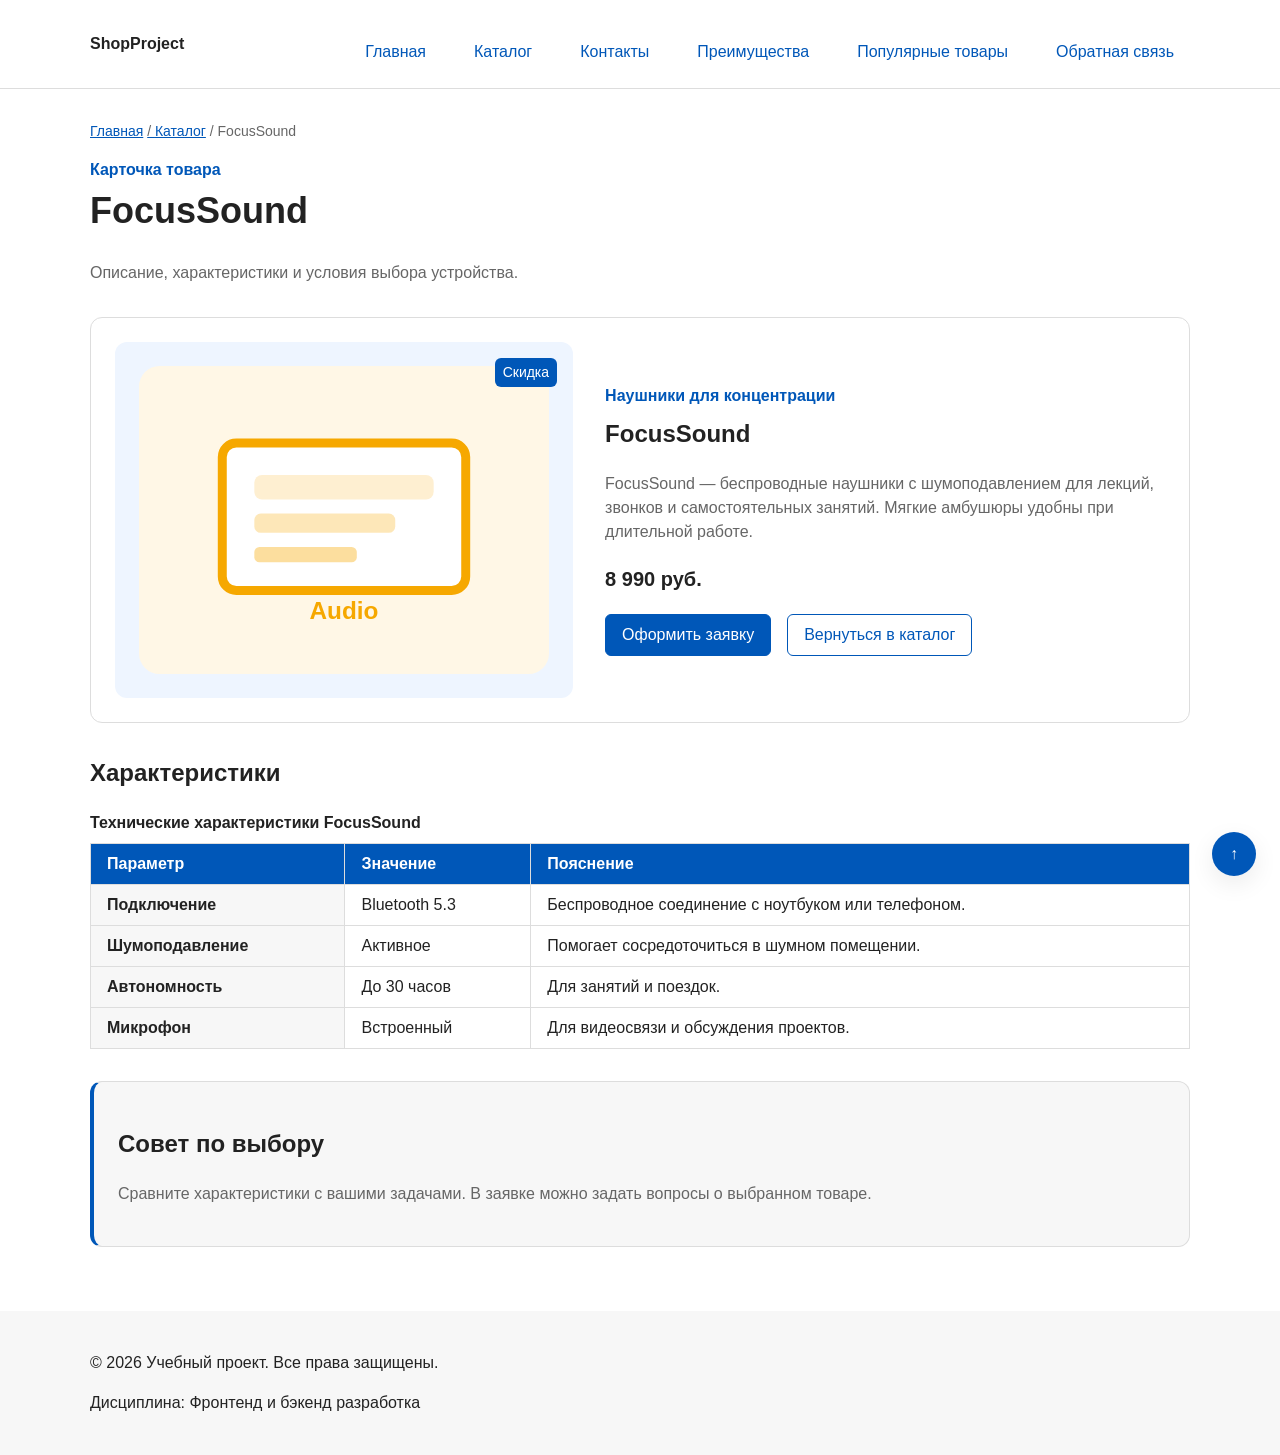
<file: product-focussound.html>
<!DOCTYPE html>
<html lang="ru">
<head>
  <meta charset="UTF-8">
  <meta name="viewport" content="width=device-width, initial-scale=1.0">
  <meta name="description" content="Карточка товара FocusSound с описанием, ценой и таблицей характеристик.">
  <title>FocusSound — карточка товара</title>
  <link rel="stylesheet" href="css/style.css">
</head>
<body id="top">
  <header class="site-header">
    <div class="site-header__inner">
      <a class="site-header__logo" href="index.html" title="Перейти на главную страницу">ShopProject</a>

      <nav class="site-nav" aria-label="Основная навигация">
        <ul class="site-nav__list">
          <li class="site-nav__item"><a class="site-nav__link" href="index.html" title="Перейти на главную страницу">Главная</a></li>
          <li class="site-nav__item"><a class="site-nav__link" href="catalog.html" title="Открыть каталог товаров">Каталог</a></li>
          <li class="site-nav__item"><a class="site-nav__link" href="contacts.html" title="Открыть контактную информацию">Контакты</a></li>
          <li class="site-nav__item"><a class="site-nav__link" href="index.html#advantages" title="Перейти к преимуществам магазина">Преимущества</a></li>
          <li class="site-nav__item"><a class="site-nav__link" href="index.html#popular" title="Перейти к популярным товарам">Популярные товары</a></li>
          <li class="site-nav__item"><a class="site-nav__link" href="index.html#contacts" title="Перейти к разделу обратной связи">Обратная связь</a></li>
        </ul>
      </nav>
    </div>
  </header>

  <main>
    <nav class="breadcrumbs" aria-label="Хлебные крошки">
      <a class="breadcrumbs__link" href="index.html" title="Перейти на главную страницу">Главная</a>
      <a class="breadcrumbs__link" href="catalog.html" title="Открыть каталог товаров">Каталог</a>
      <span class="breadcrumbs__current" aria-current="page">FocusSound</span>
    </nav>

    <section class="page-intro">
      <p class="page-intro__eyebrow">Карточка товара</p>
      <h1 class="page-intro__title">FocusSound</h1>
      <p class="page-intro__text">Описание, характеристики и условия выбора устройства.</p>
    </section>

    <section class="product-detail">
      <div class="product-detail__media">
        <span class="product-detail__badge">Скидка</span>
        <img class="product-detail__image" src="images/product-headphones.svg" alt="Наушники FocusSound" title="Наушники FocusSound">
      </div>

      <div class="product-detail__content">
        <p class="product-detail__category">Наушники для концентрации</p>
        <h2 class="product-detail__title">FocusSound</h2>
        <p class="product-detail__text">FocusSound — беспроводные наушники с шумоподавлением для лекций, звонков и самостоятельных занятий. Мягкие амбушюры удобны при длительной работе.</p>
        <p class="product-detail__price">8 990 руб.</p>
        <div class="product-detail__actions">
          <a class="button" href="order.html?product=focussound" title="Оформить заявку на FocusSound">Оформить заявку</a>
          <a class="button button--secondary" href="catalog.html" title="Открыть каталог товаров">Вернуться в каталог</a>
        </div>
      </div>
    </section>

    <section class="section">
      <h2 class="section__title">Характеристики</h2>
      <div class="table-wrap">
        <table class="spec-table">
          <caption class="spec-table__caption">Технические характеристики FocusSound</caption>
          <thead>
            <tr>
              <th class="spec-table__cell spec-table__cell--head" scope="col">Параметр</th>
              <th class="spec-table__cell spec-table__cell--head" scope="col">Значение</th>
              <th class="spec-table__cell spec-table__cell--head" scope="col">Пояснение</th>
            </tr>
          </thead>
          <tbody>
            <tr><th class="spec-table__cell spec-table__cell--label" scope="row">Подключение</th><td class="spec-table__cell">Bluetooth 5.3</td><td class="spec-table__cell">Беспроводное соединение с ноутбуком или телефоном.</td></tr>
            <tr><th class="spec-table__cell spec-table__cell--label" scope="row">Шумоподавление</th><td class="spec-table__cell">Активное</td><td class="spec-table__cell">Помогает сосредоточиться в шумном помещении.</td></tr>
            <tr><th class="spec-table__cell spec-table__cell--label" scope="row">Автономность</th><td class="spec-table__cell">До 30 часов</td><td class="spec-table__cell">Для занятий и поездок.</td></tr>
            <tr><th class="spec-table__cell spec-table__cell--label" scope="row">Микрофон</th><td class="spec-table__cell">Встроенный</td><td class="spec-table__cell">Для видеосвязи и обсуждения проектов.</td></tr>
          </tbody>
        </table>
      </div>
    </section>

    <aside class="aside-info">
      <h2 class="aside-info__title">Совет по выбору</h2>
      <p class="aside-info__text">Сравните характеристики с вашими задачами. В заявке можно задать вопросы о выбранном товаре.</p>
    </aside>
  </main>

  <footer class="site-footer" id="contacts">
    <div class="site-footer__inner">
      <p>&copy; 2026 Учебный проект. Все права защищены.</p>
      <p>Дисциплина: Фронтенд и бэкенд разработка</p>
    </div>
  </footer>

  <a class="back-to-top" href="#top" aria-label="Вернуться наверх" title="Вернуться к началу страницы">↑</a>
  <script src="js/main.js"></script>
</body>
</html>
</file>
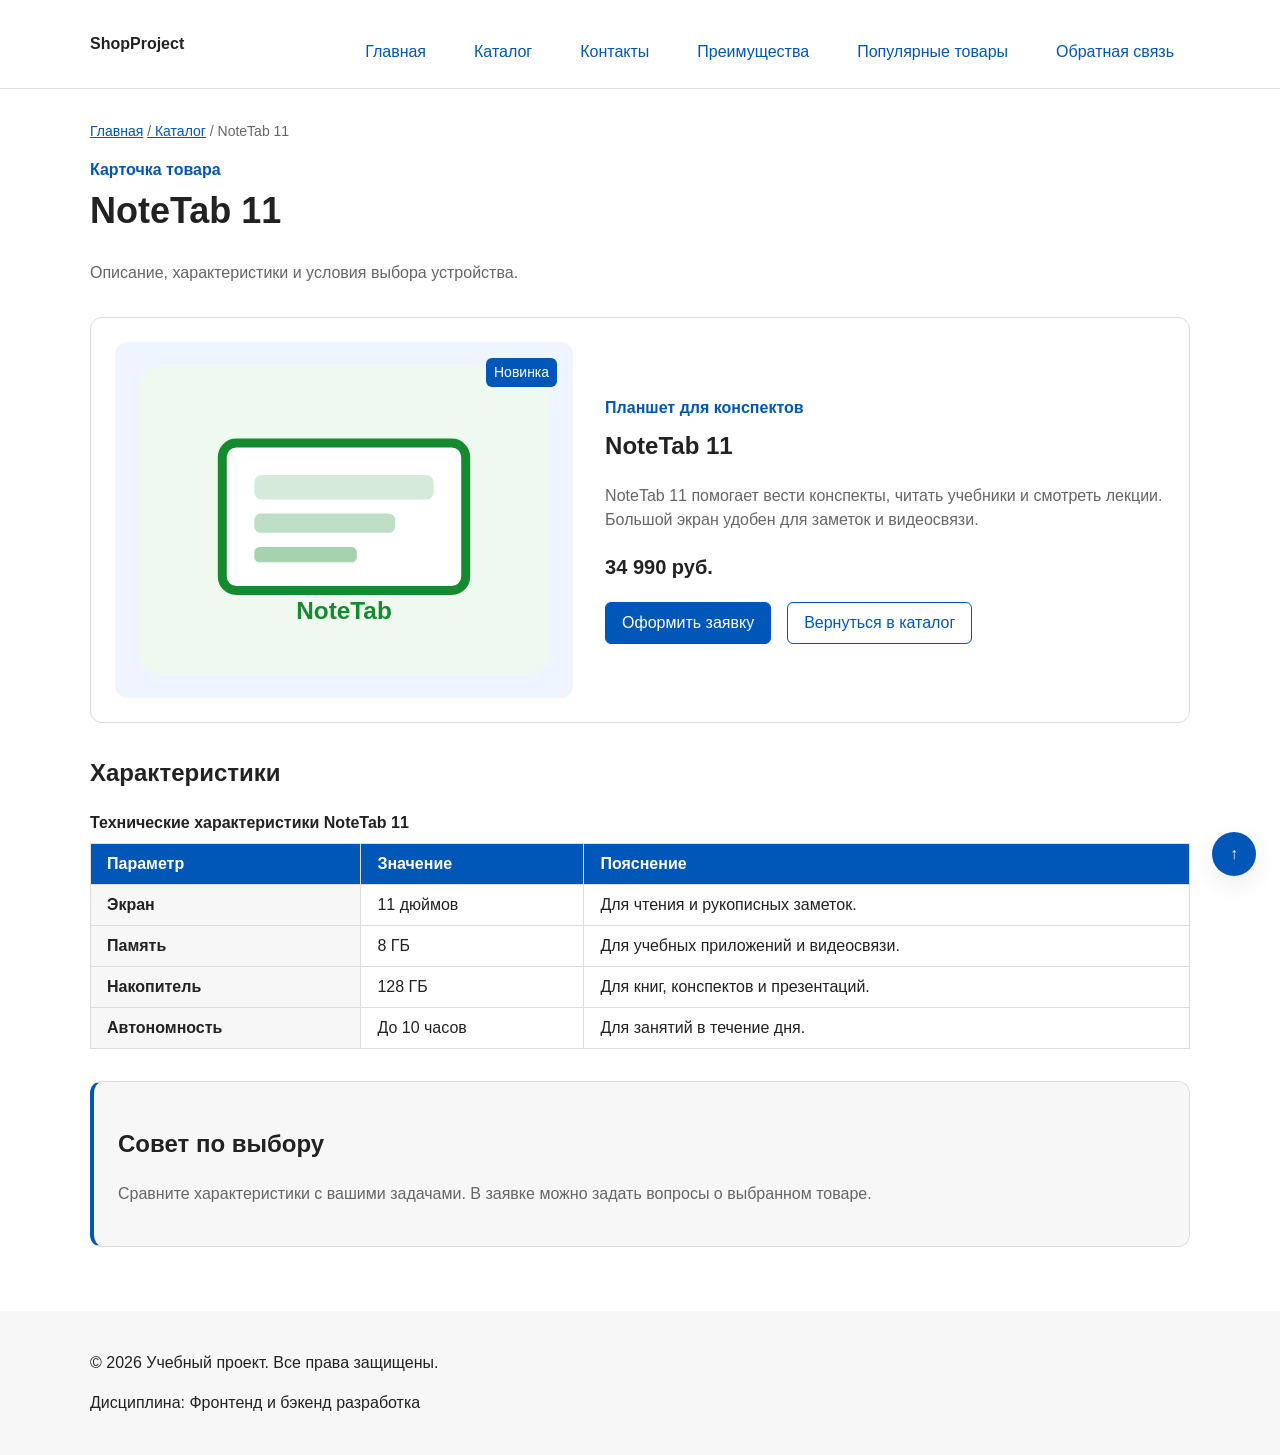
<file: product-notetab.html>
<!DOCTYPE html>
<html lang="ru">
<head>
  <meta charset="UTF-8">
  <meta name="viewport" content="width=device-width, initial-scale=1.0">
  <meta name="description" content="Карточка товара NoteTab 11 с описанием, ценой и таблицей характеристик.">
  <title>NoteTab 11 — карточка товара</title>
  <link rel="stylesheet" href="css/style.css">
</head>
<body id="top">
  <header class="site-header">
    <div class="site-header__inner">
      <a class="site-header__logo" href="index.html" title="Перейти на главную страницу">ShopProject</a>

      <nav class="site-nav" aria-label="Основная навигация">
        <ul class="site-nav__list">
          <li class="site-nav__item"><a class="site-nav__link" href="index.html" title="Перейти на главную страницу">Главная</a></li>
          <li class="site-nav__item"><a class="site-nav__link" href="catalog.html" title="Открыть каталог товаров">Каталог</a></li>
          <li class="site-nav__item"><a class="site-nav__link" href="contacts.html" title="Открыть контактную информацию">Контакты</a></li>
          <li class="site-nav__item"><a class="site-nav__link" href="index.html#advantages" title="Перейти к преимуществам магазина">Преимущества</a></li>
          <li class="site-nav__item"><a class="site-nav__link" href="index.html#popular" title="Перейти к популярным товарам">Популярные товары</a></li>
          <li class="site-nav__item"><a class="site-nav__link" href="index.html#contacts" title="Перейти к разделу обратной связи">Обратная связь</a></li>
        </ul>
      </nav>
    </div>
  </header>

  <main>
    <nav class="breadcrumbs" aria-label="Хлебные крошки">
      <a class="breadcrumbs__link" href="index.html" title="Перейти на главную страницу">Главная</a>
      <a class="breadcrumbs__link" href="catalog.html" title="Открыть каталог товаров">Каталог</a>
      <span class="breadcrumbs__current" aria-current="page">NoteTab 11</span>
    </nav>

    <section class="page-intro">
      <p class="page-intro__eyebrow">Карточка товара</p>
      <h1 class="page-intro__title">NoteTab 11</h1>
      <p class="page-intro__text">Описание, характеристики и условия выбора устройства.</p>
    </section>

    <section class="product-detail">
      <div class="product-detail__media">
        <span class="product-detail__badge">Новинка</span>
        <img class="product-detail__image" src="images/product-tablet.svg" alt="Планшет NoteTab 11" title="Планшет NoteTab 11">
      </div>

      <div class="product-detail__content">
        <p class="product-detail__category">Планшет для конспектов</p>
        <h2 class="product-detail__title">NoteTab 11</h2>
        <p class="product-detail__text">NoteTab 11 помогает вести конспекты, читать учебники и смотреть лекции. Большой экран удобен для заметок и видеосвязи.</p>
        <p class="product-detail__price">34 990 руб.</p>
        <div class="product-detail__actions">
          <a class="button" href="order.html?product=notetab" title="Оформить заявку на NoteTab 11">Оформить заявку</a>
          <a class="button button--secondary" href="catalog.html" title="Открыть каталог товаров">Вернуться в каталог</a>
        </div>
      </div>
    </section>

    <section class="section">
      <h2 class="section__title">Характеристики</h2>
      <div class="table-wrap">
        <table class="spec-table">
          <caption class="spec-table__caption">Технические характеристики NoteTab 11</caption>
          <thead>
            <tr>
              <th class="spec-table__cell spec-table__cell--head" scope="col">Параметр</th>
              <th class="spec-table__cell spec-table__cell--head" scope="col">Значение</th>
              <th class="spec-table__cell spec-table__cell--head" scope="col">Пояснение</th>
            </tr>
          </thead>
          <tbody>
            <tr><th class="spec-table__cell spec-table__cell--label" scope="row">Экран</th><td class="spec-table__cell">11 дюймов</td><td class="spec-table__cell">Для чтения и рукописных заметок.</td></tr>
            <tr><th class="spec-table__cell spec-table__cell--label" scope="row">Память</th><td class="spec-table__cell">8 ГБ</td><td class="spec-table__cell">Для учебных приложений и видеосвязи.</td></tr>
            <tr><th class="spec-table__cell spec-table__cell--label" scope="row">Накопитель</th><td class="spec-table__cell">128 ГБ</td><td class="spec-table__cell">Для книг, конспектов и презентаций.</td></tr>
            <tr><th class="spec-table__cell spec-table__cell--label" scope="row">Автономность</th><td class="spec-table__cell">До 10 часов</td><td class="spec-table__cell">Для занятий в течение дня.</td></tr>
          </tbody>
        </table>
      </div>
    </section>

    <aside class="aside-info">
      <h2 class="aside-info__title">Совет по выбору</h2>
      <p class="aside-info__text">Сравните характеристики с вашими задачами. В заявке можно задать вопросы о выбранном товаре.</p>
    </aside>
  </main>

  <footer class="site-footer" id="contacts">
    <div class="site-footer__inner">
      <p>&copy; 2026 Учебный проект. Все права защищены.</p>
      <p>Дисциплина: Фронтенд и бэкенд разработка</p>
    </div>
  </footer>

  <a class="back-to-top" href="#top" aria-label="Вернуться наверх" title="Вернуться к началу страницы">↑</a>
  <script src="js/main.js"></script>
</body>
</html>
</file>
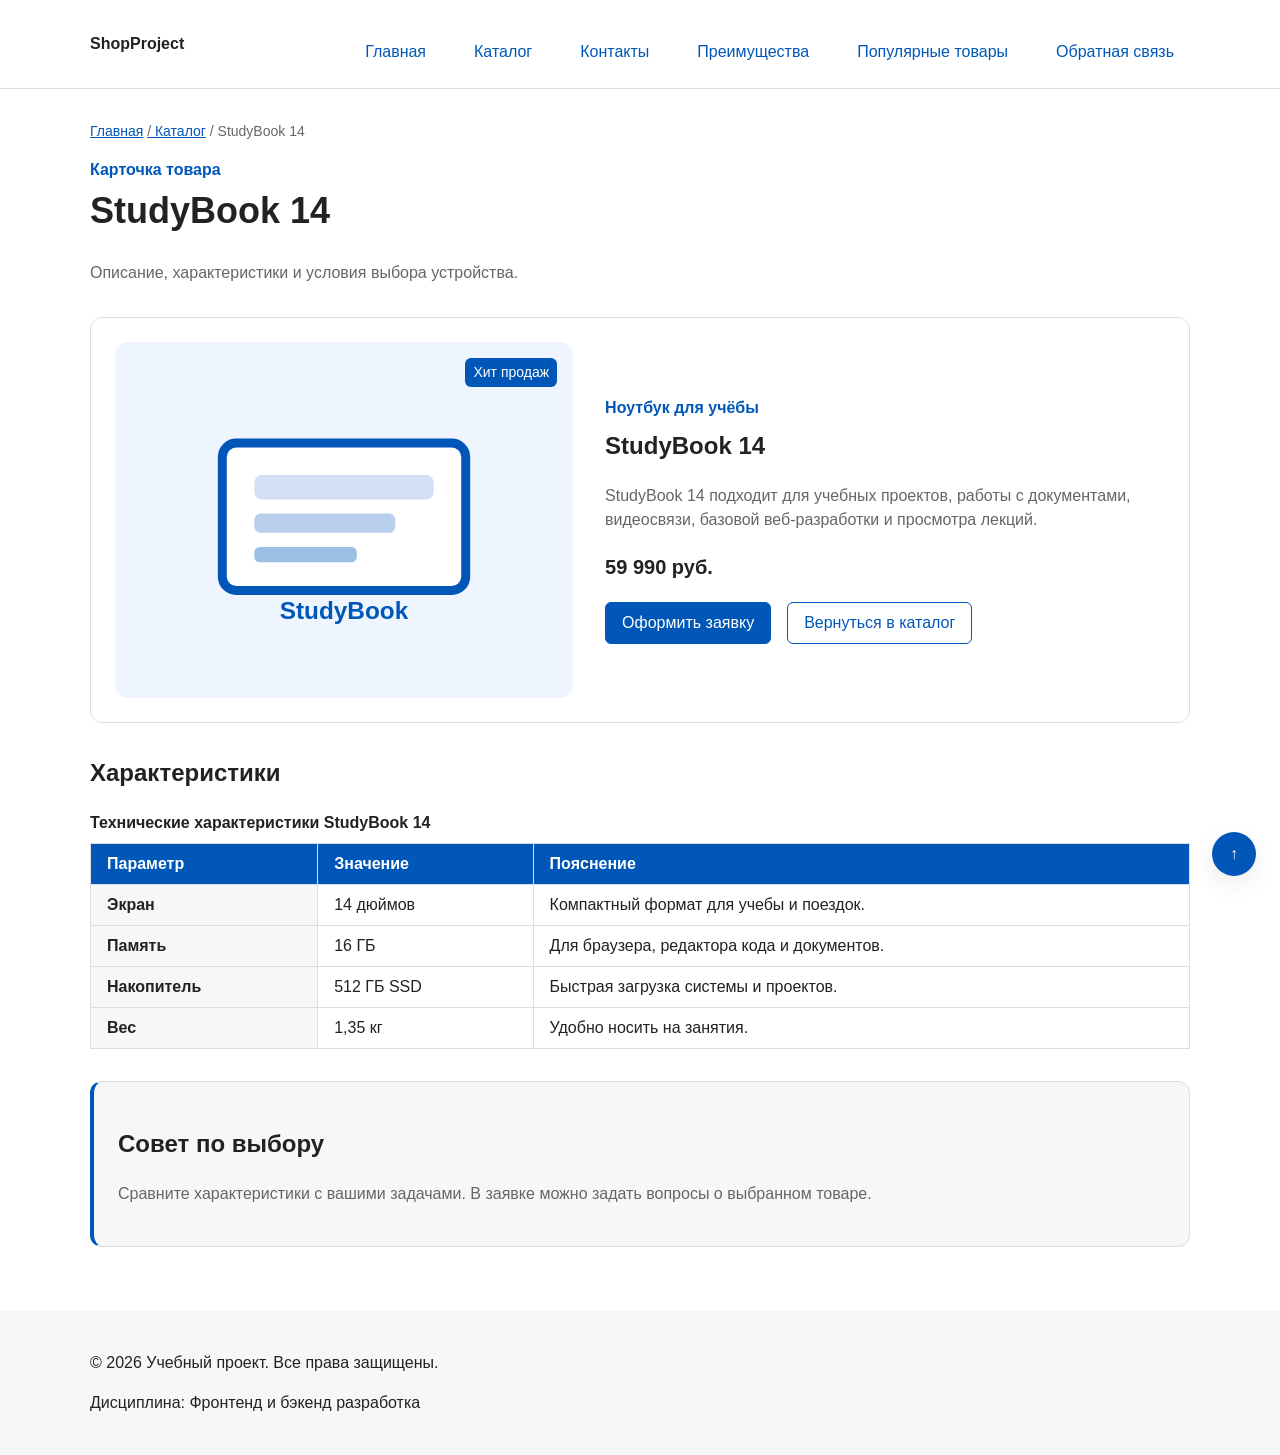
<file: product.html>
<!DOCTYPE html>
<html lang="ru">
<head>
  <meta charset="UTF-8">
  <meta name="viewport" content="width=device-width, initial-scale=1.0">
  <meta name="description" content="Карточка товара StudyBook 14 с описанием, ценой и таблицей характеристик.">
  <title>StudyBook 14 — карточка товара</title>
  <link rel="stylesheet" href="css/style.css">
</head>
<body id="top">
  <header class="site-header">
    <div class="site-header__inner">
      <a class="site-header__logo" href="index.html" title="Перейти на главную страницу">ShopProject</a>

      <nav class="site-nav" aria-label="Основная навигация">
        <ul class="site-nav__list">
          <li class="site-nav__item"><a class="site-nav__link" href="index.html" title="Перейти на главную страницу">Главная</a></li>
          <li class="site-nav__item"><a class="site-nav__link" href="catalog.html" title="Открыть каталог товаров">Каталог</a></li>
          <li class="site-nav__item"><a class="site-nav__link" href="contacts.html" title="Открыть контактную информацию">Контакты</a></li>
          <li class="site-nav__item"><a class="site-nav__link" href="index.html#advantages" title="Перейти к преимуществам магазина">Преимущества</a></li>
          <li class="site-nav__item"><a class="site-nav__link" href="index.html#popular" title="Перейти к популярным товарам">Популярные товары</a></li>
          <li class="site-nav__item"><a class="site-nav__link" href="index.html#contacts" title="Перейти к разделу обратной связи">Обратная связь</a></li>
        </ul>
      </nav>
    </div>
  </header>

  <main>
    <nav class="breadcrumbs" aria-label="Хлебные крошки">
      <a class="breadcrumbs__link" href="index.html" title="Перейти на главную страницу">Главная</a>
      <a class="breadcrumbs__link" href="catalog.html" title="Открыть каталог товаров">Каталог</a>
      <span class="breadcrumbs__current" aria-current="page">StudyBook 14</span>
    </nav>

    <section class="page-intro">
      <p class="page-intro__eyebrow">Карточка товара</p>
      <h1 class="page-intro__title">StudyBook 14</h1>
      <p class="page-intro__text">Описание, характеристики и условия выбора устройства.</p>
    </section>

    <section class="product-detail">
      <div class="product-detail__media">
        <span class="product-detail__badge">Хит продаж</span>
        <img class="product-detail__image" src="images/product-laptop.svg" alt="Ноутбук StudyBook 14" title="Ноутбук StudyBook 14">
      </div>

      <div class="product-detail__content">
        <p class="product-detail__category">Ноутбук для учёбы</p>
        <h2 class="product-detail__title">StudyBook 14</h2>
        <p class="product-detail__text">StudyBook 14 подходит для учебных проектов, работы с документами, видеосвязи, базовой веб-разработки и просмотра лекций.</p>
        <p class="product-detail__price">59 990 руб.</p>
        <div class="product-detail__actions">
          <a class="button" href="order.html?product=studybook" title="Оформить заявку на StudyBook 14">Оформить заявку</a>
          <a class="button button--secondary" href="catalog.html" title="Открыть каталог товаров">Вернуться в каталог</a>
        </div>
      </div>
    </section>

    <section class="section">
      <h2 class="section__title">Характеристики</h2>
      <div class="table-wrap">
        <table class="spec-table">
          <caption class="spec-table__caption">Технические характеристики StudyBook 14</caption>
          <thead>
            <tr>
              <th class="spec-table__cell spec-table__cell--head" scope="col">Параметр</th>
              <th class="spec-table__cell spec-table__cell--head" scope="col">Значение</th>
              <th class="spec-table__cell spec-table__cell--head" scope="col">Пояснение</th>
            </tr>
          </thead>
          <tbody>
            <tr><th class="spec-table__cell spec-table__cell--label" scope="row">Экран</th><td class="spec-table__cell">14 дюймов</td><td class="spec-table__cell">Компактный формат для учебы и поездок.</td></tr>
            <tr><th class="spec-table__cell spec-table__cell--label" scope="row">Память</th><td class="spec-table__cell">16 ГБ</td><td class="spec-table__cell">Для браузера, редактора кода и документов.</td></tr>
            <tr><th class="spec-table__cell spec-table__cell--label" scope="row">Накопитель</th><td class="spec-table__cell">512 ГБ SSD</td><td class="spec-table__cell">Быстрая загрузка системы и проектов.</td></tr>
            <tr><th class="spec-table__cell spec-table__cell--label" scope="row">Вес</th><td class="spec-table__cell">1,35 кг</td><td class="spec-table__cell">Удобно носить на занятия.</td></tr>
          </tbody>
        </table>
      </div>
    </section>

    <aside class="aside-info">
      <h2 class="aside-info__title">Совет по выбору</h2>
      <p class="aside-info__text">Сравните характеристики с вашими задачами. В заявке можно задать вопросы о выбранном товаре.</p>
    </aside>
  </main>

  <footer class="site-footer" id="contacts">
    <div class="site-footer__inner">
      <p>&copy; 2026 Учебный проект. Все права защищены.</p>
      <p>Дисциплина: Фронтенд и бэкенд разработка</p>
    </div>
  </footer>

  <a class="back-to-top" href="#top" aria-label="Вернуться наверх" title="Вернуться к началу страницы">↑</a>
  <script src="js/main.js"></script>
</body>
</html>
</file>
<file: css/style.css>
/* ===============================
1. Переменные проекта
=============================== */
:root {
  --color-bg: #ffffff;
  --color-text: #222222;
  --color-muted: #666666;
  --color-primary: #0057b8;
  --color-primary-dark: #003f86;
  --color-border: #dddddd;
  --color-surface: #f7f7f7;
  --color-surface-accent: #eef5ff;
  --color-danger: #b00020;
  --color-success: #168a2f;
  --color-success-bg: #eefaf0;
  --color-warning: #f6a800;
  --color-white: #ffffff;
  --shadow-sm: 0 8px 24px rgba(0, 0, 0, 0.08);

  --space-xs: 4px;
  --space-sm: 8px;
  --space-md: 16px;
  --space-lg: 24px;
  --space-xl: 32px;
  --space-xxl: 48px;

  --radius-sm: 6px;
  --radius-md: 8px;
  --radius-lg: 12px;

  --container-width: 1100px;
}

/* ===============================
2. Базовые стили
=============================== */
* {
  box-sizing: border-box;
}

html {
  scroll-behavior: smooth;
  scroll-padding-top: 300px;
}

:target {
  outline: 2px dashed var(--color-primary);
  outline-offset: 4px;
}

body {
  margin: 0;
  font-family: Arial, sans-serif;
  line-height: 1.5;
  color: var(--color-text);
  background-color: var(--color-bg);
}

img {
  display: block;
  max-width: 100%;
}

main {
  padding: var(--space-xl) var(--space-lg);
}

/* ===============================
3. Общие элементы интерфейса
=============================== */
a {
  color: var(--color-primary);
}

a:hover {
  color: var(--color-primary-dark);
}

a:focus-visible,
button:focus-visible,
input:focus-visible,
select:focus-visible,
textarea:focus-visible {
  outline: 2px solid var(--color-primary);
  outline-offset: 3px;
}

.button {
  display: inline-flex;
  align-items: center;
  justify-content: center;
  min-height: 40px;
  padding: var(--space-sm) var(--space-md);
  color: var(--color-white);
  background-color: var(--color-primary);
  font: inherit;
  text-decoration: none;
  border: 1px solid var(--color-primary);
  border-radius: var(--radius-sm);
  cursor: pointer;
}

.button:hover {
  color: var(--color-white);
  background-color: var(--color-primary-dark);
  border-color: var(--color-primary-dark);
}

.button:disabled,
.button--disabled {
  opacity: 0.6;
  cursor: not-allowed;
}

.button--secondary {
  color: var(--color-primary);
  background-color: var(--color-white);
}

.button:disabled:hover {
  background-color: var(--color-primary);
  border-color: var(--color-primary);
}

.button--secondary:hover {
  color: var(--color-primary-dark);
  background-color: var(--color-surface-accent);
}

/* ===============================
4. Шапка, навигация и подвал
=============================== */
.site-header {
  position: sticky;
  top: 0;
  z-index: 10;
  padding: var(--space-md) var(--space-lg);
  background-color: var(--color-white);
  border-bottom: 1px solid var(--color-border);
}

.site-header__inner,
.site-footer__inner {
  max-width: var(--container-width);
  margin: 0 auto;
}

.site-header__inner {
  display: flex;
  align-items: center;
  justify-content: space-between;
  gap: var(--space-lg);
}

.site-header__logo {
  font-weight: bold;
  text-decoration: none;
  color: var(--color-text);
}

.site-nav__list {
  display: flex;
  flex-wrap: wrap;
  justify-content: center;
  align-items: center;
  gap: var(--space-md);
  padding: 0;
  margin: var(--space-md) 0 0;
  list-style: none;
}

.site-nav__link {
  display: inline-block;
  padding: var(--space-sm) var(--space-md);
  text-decoration: none;
  border-radius: var(--radius-sm);
}

.site-nav__link:hover,
.site-nav__link--active {
  color: var(--color-white);
  background-color: var(--color-primary);
}

.site-footer {
  padding: var(--space-lg);
  background-color: var(--color-surface);
}

.breadcrumbs {
  max-width: var(--container-width);
  margin: 0 auto var(--space-md);
  font-size: 14px;
  color: var(--color-muted);
}

.breadcrumbs__link {
  color: var(--color-primary);
}

.breadcrumbs__current::before {
  content: " / ";
  color: var(--color-muted);
}

.breadcrumbs__link + .breadcrumbs__link::before {
  content: " / ";
  color: var(--color-muted);
}

.back-to-top {
  position: fixed;
  right: var(--space-lg);
  bottom: var(--space-lg);
  z-index: 20;
  display: inline-flex;
  align-items: center;
  justify-content: center;
  width: 44px;
  height: 44px;
  color: var(--color-white);
  text-decoration: none;
  background-color: var(--color-primary);
  border-radius: 50%;
  box-shadow: var(--shadow-sm);
}

/* ===============================
5. Компоненты страницы
=============================== */
.hero,
.section,
.page-intro,
.aside-info,
.form-section,
.contacts-grid,
.catalog-layout,
.product-detail {
  max-width: var(--container-width);
  margin: 0 auto var(--space-xl);
}

.hero {
  display: grid;
  grid-template-columns: minmax(0, 1.25fr) minmax(240px, 0.75fr);
  gap: var(--space-xl);
  align-items: center;
  padding: var(--space-xxl) var(--space-xl);
  background-color: var(--color-surface-accent);
  border-radius: var(--radius-lg);
}

.hero__eyebrow,
.page-intro__eyebrow,
.product-card__category,
.product-detail__category {
  margin: 0 0 var(--space-sm);
  color: var(--color-primary);
  font-weight: bold;
}

.hero__title,
.page-intro__title,
.section__title,
.product-detail__title {
  margin-top: 0;
}

.hero__title,
.page-intro__title {
  font-size: 36px;
  line-height: 1.15;
}

.hero__text,
.page-intro__text,
.section__text,
.product-detail__text,
.aside-info__text {
  color: var(--color-muted);
}

.hero__actions,
.product-card__actions,
.product-detail__actions,
.order-form__actions {
  display: flex;
  flex-wrap: wrap;
  gap: var(--space-md);
}

.hero__media {
  padding: var(--space-lg);
  background-color: var(--color-white);
  border-radius: var(--radius-lg);
  box-shadow: var(--shadow-sm);
}

.section__header {
  display: flex;
  align-items: center;
  justify-content: space-between;
  gap: var(--space-md);
}

.advantages-grid,
.contacts-grid {
  display: grid;
  grid-template-columns: repeat(3, 1fr);
  gap: var(--space-md);
}

.advantage-card,
.contact-card,
.aside-info,
.form-section,
.product-detail {
  padding: var(--space-lg);
  border: 1px solid var(--color-border);
  border-radius: var(--radius-lg);
  background-color: var(--color-bg);
}

.aside-info {
  border-left: 4px solid var(--color-primary);
  background-color: var(--color-surface);
}

/* ===============================
6. Каталог и карточки
=============================== */
.catalog-layout {
  display: grid;
  grid-template-columns: 260px minmax(0, 1fr);
  grid-template-areas: "filters products";
  gap: var(--space-lg);
  align-items: start;
}

.catalog-filters {
  grid-area: filters;
  position: sticky;
  top: 160px;
  z-index: 5;
  padding: var(--space-md);
  border: 1px solid var(--color-border);
  border-radius: var(--radius-md);
  background-color: var(--color-surface);
}

.catalog-filters__title,
.catalog-products__title {
  margin-top: 0;
}

.catalog-products {
  grid-area: products;
  min-width: 0;
}

.filters-form {
  display: grid;
  gap: var(--space-md);
}

.filters-form__group {
  min-width: 0;
  margin: 0;
  padding: var(--space-md);
  border: 1px solid var(--color-border);
  border-radius: var(--radius-sm);
}

.filters-form__legend {
  font-weight: 700;
}

.filters-form__label {
  display: block;
  margin-bottom: var(--space-sm);
}

.filters-form__input {
  width: 100%;
  padding: 8px 10px;
  border: 1px solid var(--color-border);
  border-radius: var(--radius-sm);
  font: inherit;
}

.products-grid {
  display: grid;
  grid-template-columns: repeat(3, minmax(0, 1fr));
  gap: var(--space-lg);
}

.products-grid--preview {
  grid-template-columns: repeat(3, minmax(0, 1fr));
}

.product-card {
  position: relative;
  display: flex;
  flex-direction: column;
  gap: var(--space-sm);
  margin-bottom: 0;
  padding: var(--space-md);
  border: 1px solid var(--color-border);
  border-radius: var(--radius-md);
  background-color: var(--color-bg);
}

.product-card:hover {
  border-color: var(--color-primary);
  box-shadow: var(--shadow-sm);
}

.product-card__badge,
.product-detail__badge {
  position: absolute;
  top: var(--space-md);
  right: var(--space-md);
  z-index: 2;
  padding: var(--space-xs) var(--space-sm);
  color: var(--color-white);
  font-size: 14px;
  background-color: var(--color-primary);
  border-radius: var(--radius-sm);
}

.product-card__badge--discount {
  background-color: var(--color-danger);
}

.product-card__badge--new {
  background-color: var(--color-success);
}

.product-card__image {
  width: 100%;
  aspect-ratio: 4 / 3;
  object-fit: cover;
  border-radius: var(--radius-sm);
  background-color: var(--color-surface);
}

.product-card__title,
.product-card__description,
.product-card__price {
  margin: 0;
}

.product-card__price,
.product-detail__price {
  font-weight: bold;
  font-size: 20px;
}

.product-card__actions {
  margin-top: auto;
}

.product-card__button {
  margin-top: auto;
  align-self: flex-start;
}

/* ===============================
7. Карточка товара и таблица
=============================== */
.product-detail {
  position: relative;
  display: grid;
  grid-template-columns: minmax(280px, 0.9fr) minmax(0, 1.1fr);
  gap: var(--space-xl);
  align-items: center;
}

.product-detail__media {
  position: relative;
  padding: var(--space-lg);
  background-color: var(--color-surface-accent);
  border-radius: var(--radius-lg);
}

.table-wrap {
  overflow-x: auto;
}

.spec-table {
  width: 100%;
  border-collapse: collapse;
  background-color: var(--color-bg);
}

.spec-table__caption {
  margin-bottom: var(--space-sm);
  font-weight: bold;
  text-align: left;
}

.spec-table__cell {
  padding: var(--space-sm) var(--space-md);
  text-align: left;
  border: 1px solid var(--color-border);
}

.spec-table__cell--head {
  color: var(--color-white);
  background-color: var(--color-primary);
}

.spec-table__cell--label {
  background-color: var(--color-surface);
}

/* ===============================
8. Форма и модальное окно
=============================== */
.order-dialog {
  width: min(100% - 32px, 560px);
  padding: var(--space-lg);
  border: none;
  border-radius: var(--radius-lg);
  z-index: 30;
}

.order-dialog::backdrop {
  background-color: rgba(0, 0, 0, 0.5);
}

.form-section {
  display: grid;
  grid-template-columns: 0.8fr 1.2fr;
  gap: var(--space-xl);
  align-items: start;
}

.order-form__field {
  margin-bottom: var(--space-md);
}

.order-form__label {
  display: block;
  margin-bottom: var(--space-xs);
}

.order-form__input,
.order-form__checkbox-control {
  width: 100%;
  padding: 10px 12px;
  border: 1px solid var(--color-border);
  border-radius: var(--radius-sm);
  font: inherit;
}

.order-form__checkbox-control {
  width: auto;
}

.order-form__checkbox {
  display: block;
  margin-bottom: var(--space-xs);
  gap: var(--space-sm);
  align-items: flex-start;
}

.order-form__hint {
  display: block;
  margin-top: var(--space-xs);
  color: var(--color-muted);
}

.order-form__input:hover,
.order-form__checkbox-control:hover {
  border-color: var(--color-primary);
}

.order-form__input[aria-invalid="true"],
.order-form__checkbox-control[aria-invalid="true"] {
  border-color: var(--color-danger);
}

.success-message {
  max-width: var(--container-width);
  margin: var(--space-lg) auto;
  padding: var(--space-md);
  border-left: 4px solid var(--color-success);
  background-color: var(--color-success-bg);
}

@media (max-width: 860px) {
  .site-header__inner,
  .hero,
  .catalog-layout,
  .product-detail,
  .form-section {
    grid-template-columns: 1fr;
  }

  .site-header__inner {
    align-items: flex-start;
    flex-direction: column;
  }

  .products-grid,
  .products-grid--preview,
  .advantages-grid,
  .contacts-grid {
    grid-template-columns: 1fr;
  }

  .catalog-filters {
    position: static;
  }

  .catalog-layout {
    grid-template-areas: "filters" "products";
  }
}

/* Практическая №8: FAQ, отзывы, сравнение и категория */
.faq__item {
  margin-bottom: var(--space-sm);
  border: 1px solid var(--color-border);
  border-radius: var(--radius-md);
  background-color: var(--color-bg);
}
.faq__question {
  padding: var(--space-md);
  color: var(--color-primary);
  font-weight: bold;
  cursor: pointer;
}
.faq__question:hover {
  background-color: var(--color-surface-accent);
}
.faq__question:focus-visible,
.table-wrap:focus-visible {
  outline: 2px solid var(--color-primary);
  outline-offset: 3px;
}
.faq__answer {
  margin: 0;
  padding: 0 var(--space-md) var(--space-md);
}
.reviews__list {
  display: grid;
  grid-template-columns: repeat(3, minmax(0, 1fr));
  gap: var(--space-md);
}
.review-card {
  display: flex;
  flex-direction: column;
  padding: var(--space-lg);
  border: 1px solid var(--color-border);
  border-radius: var(--radius-lg);
  background-color: var(--color-surface);
}
.review-card__title {
  margin-top: 0;
  font-size: 18px;
}
.review-card__quote {
  margin: 0 0 var(--space-md);
}
.review-card__author {
  color: var(--color-muted);
  font-size: 14px;
}
.review-card__link {
  margin-top: auto;
}
.comparison__table {
  min-width: 800px;
}
.products-grid--category {
  grid-template-columns: repeat(2, minmax(0, 1fr));
}
@media (max-width: 860px) {
  .reviews__list,
  .products-grid--category {
    grid-template-columns: 1fr;
  }
}
</file>
